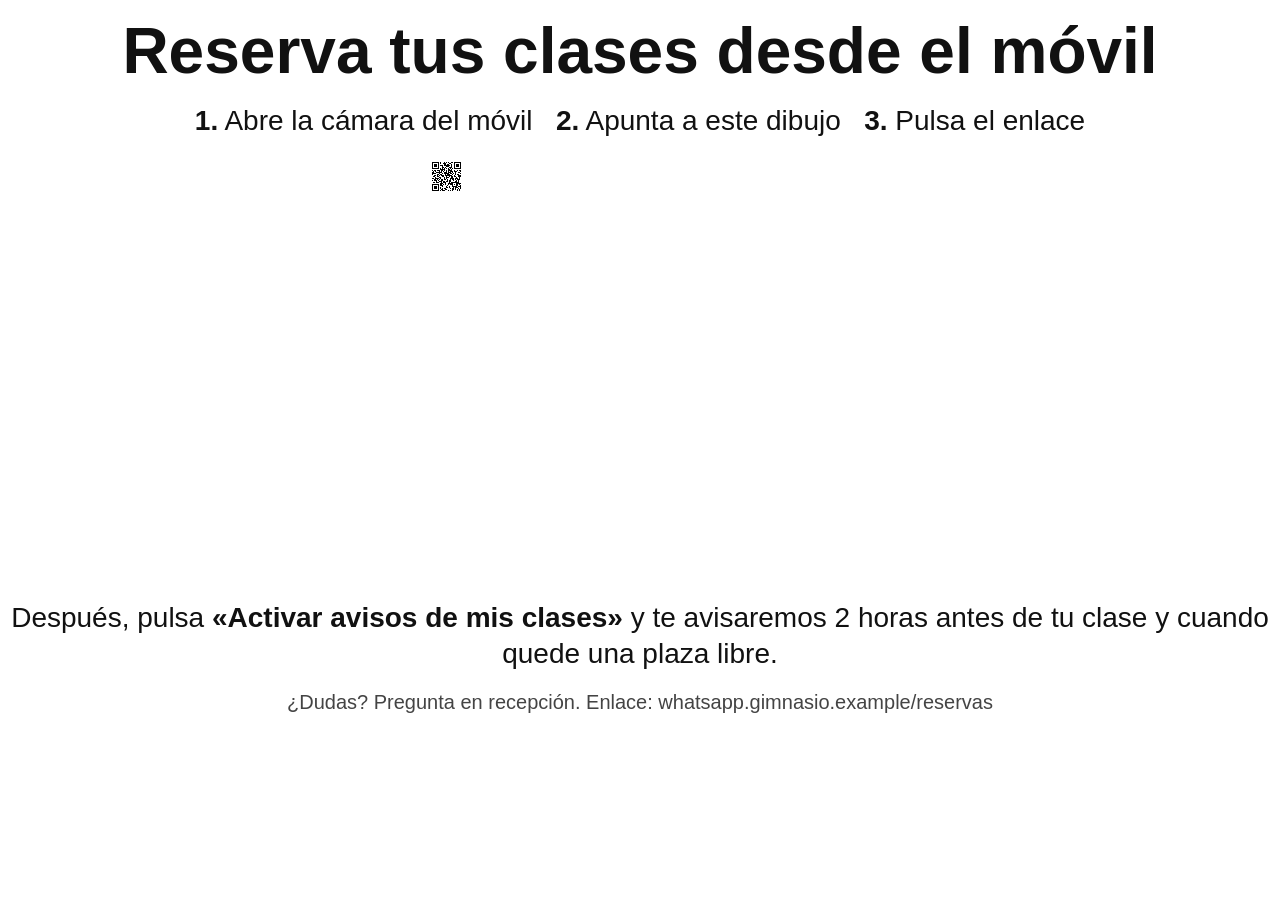
<file: docs/avisos/cartel-qr.html>
<!doctype html><html lang="es"><head><meta charset="utf-8"><title>Cartel QR · Reservas Top Fitness</title>
<style>@page{size:A4;margin:14mm}body{font:28px/1.3 Arial,Helvetica,sans-serif;text-align:center;color:#111}h1{font-size:64px;margin:10px 0}.qr{width:420px;height:420px;margin:20px auto}.qr svg{width:100%;height:100%}p{margin:10px 0}small{font-size:20px;color:#444}</style></head>
<body><h1>Reserva tus clases desde el móvil</h1>
<p><b>1.</b> Abre la cámara del móvil &nbsp; <b>2.</b> Apunta a este dibujo &nbsp; <b>3.</b> Pulsa el enlace</p>
<div class="qr"><svg xmlns="http://www.w3.org/2000/svg" width="33" height="33" class="segno"><path fill="#fff" d="M0 0h33v33h-33z"/><path class="qrline" stroke="#000" d="M2 2.5h7m1 0h1m3 0h1m1 0h1m1 0h1m2 0h2m1 0h7m-29 1h1m5 0h1m1 0h1m2 0h3m3 0h2m3 0h1m5 0h1m-29 1h1m1 0h3m1 0h1m5 0h2m1 0h2m2 0h1m2 0h1m1 0h3m1 0h1m-29 1h1m1 0h3m1 0h1m1 0h3m1 0h6m1 0h1m2 0h1m1 0h3m1 0h1m-29 1h1m1 0h3m1 0h1m3 0h1m3 0h3m2 0h1m2 0h1m1 0h3m1 0h1m-29 1h1m5 0h1m3 0h2m1 0h1m3 0h3m2 0h1m5 0h1m-29 1h7m1 0h1m1 0h1m1 0h1m1 0h1m1 0h1m1 0h1m1 0h1m1 0h7m-21 1h5m3 0h2m1 0h1m-20 1h1m1 0h2m1 0h3m1 0h2m1 0h1m1 0h1m1 0h4m2 0h1m2 0h1m1 0h2m-28 1h1m1 0h1m3 0h1m1 0h1m1 0h1m2 0h1m1 0h1m1 0h3m1 0h3m3 0h1m-29 1h2m2 0h6m2 0h3m1 0h3m1 0h1m2 0h1m2 0h2m-28 1h4m3 0h1m2 0h1m1 0h5m1 0h2m1 0h1m1 0h1m4 0h1m-29 1h1m4 0h2m1 0h2m3 0h1m1 0h3m2 0h1m2 0h1m1 0h2m-25 1h2m1 0h1m1 0h1m1 0h3m1 0h7m2 0h1m3 0h3m-28 1h2m2 0h2m3 0h2m2 0h1m2 0h1m1 0h2m1 0h2m2 0h3m-26 1h1m3 0h2m3 0h1m1 0h3m2 0h2m3 0h1m2 0h1m-28 1h2m1 0h4m1 0h1m3 0h1m1 0h1m3 0h4m1 0h3m1 0h1m-26 1h2m1 0h1m1 0h1m1 0h2m1 0h2m1 0h1m2 0h1m1 0h2m1 0h1m1 0h3m-28 1h1m1 0h3m1 0h1m2 0h2m4 0h1m1 0h2m2 0h1m2 0h1m1 0h1m-23 1h1m2 0h3m1 0h2m1 0h2m1 0h2m4 0h2m1 0h1m-26 1h2m1 0h3m2 0h1m1 0h3m3 0h1m1 0h8m-19 1h3m2 0h1m2 0h5m3 0h5m-29 1h7m1 0h2m1 0h1m1 0h1m2 0h1m1 0h3m1 0h1m1 0h2m1 0h1m-28 1h1m5 0h1m1 0h3m4 0h1m4 0h1m3 0h2m2 0h1m-29 1h1m1 0h3m1 0h1m3 0h1m3 0h1m2 0h1m2 0h5m1 0h3m-29 1h1m1 0h3m1 0h1m1 0h1m5 0h2m1 0h1m3 0h1m1 0h3m2 0h1m-29 1h1m1 0h3m1 0h1m1 0h1m1 0h1m1 0h2m4 0h1m1 0h2m1 0h1m2 0h1m1 0h1m-29 1h1m5 0h1m2 0h2m2 0h2m5 0h2m1 0h1m1 0h1m1 0h1m-28 1h7m1 0h1m1 0h3m3 0h1m1 0h1m1 0h1m4 0h1m1 0h1"/></svg></div>
<p>Después, pulsa <b>«Activar avisos de mis clases»</b> y te avisaremos 2 horas antes de tu clase y cuando quede una plaza libre.</p>
<p><small>¿Dudas? Pregunta en recepción. Enlace: whatsapp.gimnasio.example/reservas</small></p></body></html>
</file>
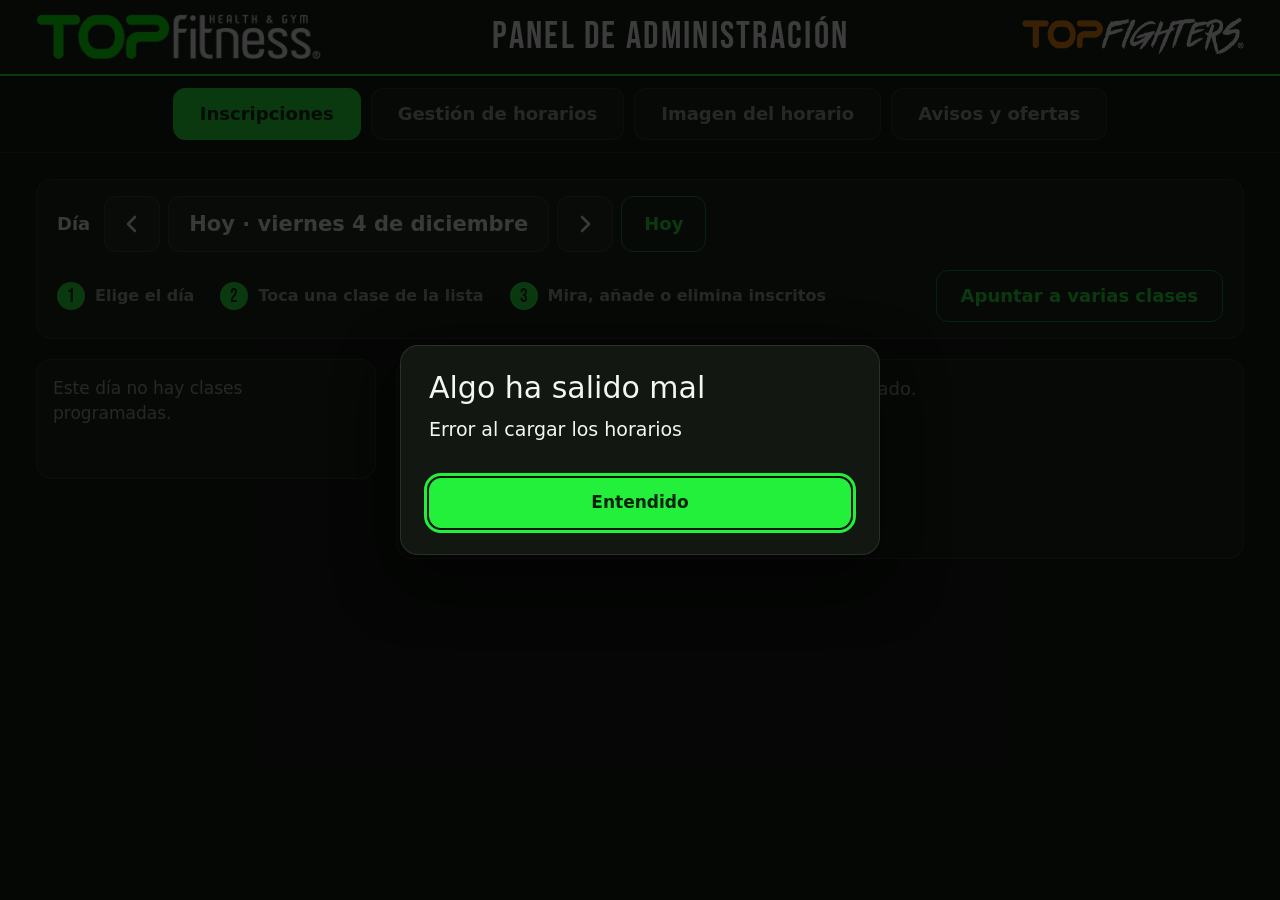
<file: web/public/admin.html>
<!DOCTYPE html>
<html lang="es">
<head>
  <meta charset="UTF-8" />
    <link rel="icon" href="icons/favicon.ico" sizes="32x32">
    <link rel="icon" type="image/png" sizes="64x64" href="icons/favicon-64.png">
    <link rel="apple-touch-icon" href="icons/apple-touch-icon.png">
    <link rel="manifest" href="manifest-admin.json">
    <meta name="apple-mobile-web-app-capable" content="yes">
    <meta name="apple-mobile-web-app-title" content="Top Fitness Admin">
    <meta name="mobile-web-app-capable" content="yes">
  <meta name="viewport" content="width=device-width, initial-scale=1.0" />
  <title>Panel de administración · Top Fitness</title>
  <meta name="theme-color" content="#0a0d0a" />
  <link rel="preload" href="fonts/BebasNeue-400.woff2" as="font" type="font/woff2" crossorigin />
  <link rel="stylesheet" href="admin.css?v=20261023-quitar-cola" />
  <link rel="stylesheet" href="admin-mobile.css?v=20261023-quitar-cola" />
</head>
<body>
  <header class="top-banner">
    <div class="logo-left">
      <img src="img/logo-tf.png" alt="Top Fitness" />
    </div>
    <h1 class="banner-text">Panel de administración</h1>
    <div class="logo-right">
      <img src="img/logo-tfighters.png" alt="Top Fighters" />
    </div>
  </header>

  <nav class="menu-superior">
    <button class="tab-button active" data-tab="inscripciones">Inscripciones</button>
    <button class="tab-button" data-tab="gestion-horarios">Gestión de horarios</button>
    <button class="tab-button" data-tab="horario-img">Imagen del horario</button>
    <a class="tab-button" href="avisos-recepcion.html" style="text-decoration:none;display:inline-flex;align-items:center">Avisos y ofertas</a>
  </nav>

  <!-- Seccion de Inscripciones -->
  <section id="inscripciones" class="tab-content active">
    <div class="calendar-container">
      <div class="cal-field">
        <span class="cal-label" id="dp-title">Día</span>
        <div class="datepick" id="datepick">
          <button type="button" class="dp-nav" id="dp-prev" aria-label="Día anterior"><svg viewBox="0 0 24 24" aria-hidden="true"><path d="M15 5l-7 7 7 7"/></svg></button>
          <button type="button" class="dp-current" id="dp-current" aria-haspopup="dialog" aria-expanded="false"><span id="dp-label">Elegir día</span></button>
          <button type="button" class="dp-nav" id="dp-next" aria-label="Día siguiente"><svg viewBox="0 0 24 24" aria-hidden="true"><path d="M9 5l7 7-7 7"/></svg></button>
          <button type="button" class="dp-today" id="dp-today">Hoy</button>
          <input type="date" id="fecha" name="fecha" class="dp-native" tabindex="-1" aria-hidden="true" />
          <div class="dp-pop" id="dp-pop" role="dialog" aria-labelledby="dp-title" hidden>
            <div class="dp-head">
              <button type="button" class="dp-nav" id="dp-mprev" aria-label="Mes anterior"><svg viewBox="0 0 24 24" aria-hidden="true"><path d="M15 5l-7 7 7 7"/></svg></button>
              <strong id="dp-month"></strong>
              <button type="button" class="dp-nav" id="dp-mnext" aria-label="Mes siguiente"><svg viewBox="0 0 24 24" aria-hidden="true"><path d="M9 5l7 7-7 7"/></svg></button>
            </div>
            <div class="dp-week" aria-hidden="true"><span>L</span><span>M</span><span>X</span><span>J</span><span>V</span><span>S</span><span>D</span></div>
            <div class="dp-grid" id="dp-grid" role="grid"></div>
          </div>
        </div>
      </div>
      <ol class="how-to">
        <li><b>1</b><span>Elige el día</span></li>
        <li><b>2</b><span>Toca una clase de la lista</span></li>
        <li><b>3</b><span>Mira, añade o elimina inscritos</span></li>
      </ol>
      <button type="button" class="btn-multi" id="btn-multi">Apuntar a varias clases</button>
    </div>

    <div class="bottom-container">
      <div id="menu" class="left-side"></div>
      <div id="inscritos" class="right-side"></div>
    </div>
  </section>

  <!-- Seccion de Gestion de Horarios -->
  <section id="gestion-horarios" class="tab-content">
    <h2>Gestión de horarios</h2>
    <p class="section-hint">Cambia lo que necesites y pulsa <b>Guardar</b> en esa fila. Si dejas «Plazas» vacío, la clase no tiene límite.</p>
    <div class="table-wrap">
    <table id="tabla-horarios">
      <thead>
        <tr>
          <th>Clase</th>
          <th>Día</th>
          <th>Hora</th>
          <th>Plazas (límite)</th>
          <th>Acciones</th>
        </tr>
      </thead>
      <tbody></tbody>
    </table>
    </div>
    <button type="button" class="btn-add" onclick="nuevoHorario()">Añadir horario</button>
  </section>

  
  <!-- Seccion Imagen del horario -->
  <section id="horario-img" class="tab-content">
    <h2>Actualizar imagen del horario</h2>
    <p class="section-hint">Esta es la imagen que se ve en la pantalla de reservas. Elige el archivo nuevo, marca la casilla de confirmación y pulsa «Subir y reemplazar». Formatos: JPG, PNG o WEBP.</p>

    <div class="upload-card">
      <div class="preview">
        <img id="preview-actual" src="img/horario.jpg" alt="Horario actual" onerror="this.style.display='none'">
        <object id="preview-pdf" data="img/horario.pdf" type="application/pdf" width="100%" height="300" style="display:none;"></object>
      </div>

      <div class="upload-controls">
        <input type="file" id="archivo-horario" accept=".jpg,.jpeg,.png,.webp">
        <label class="checkbox">
          <input type="checkbox" id="chk-confirm"> Confirmo que voy a reemplazar la imagen del horario.
        </label>
        <button id="btn-subir-horario" class="btn" disabled>Subir y reemplazar</button>
        <div id="upload-msg" class="hint"></div>
      </div>
    </div>
  </section>
<div id="modal-exito" class="modal">
    <div class="modal-content success">
      <p id="modal-mensaje"></p>
    </div>
  </div>

  <script src="admin.js?v=20261023-quitar-cola"></script>
  <script>
    document.querySelectorAll('.tab-button').forEach(btn => {
      btn.addEventListener('click', () => {
        document.querySelectorAll('.tab-button').forEach(b => b.classList.remove('active'));
        document.querySelectorAll('.tab-content').forEach(sec => sec.classList.remove('active'));

        btn.classList.add('active');
        document.getElementById(btn.dataset.tab).classList.add('active');

        if (btn.dataset.tab === 'gestion-horarios' && typeof cargarHorarios === 'function') {
          cargarHorarios();
        }
      });
    });
  </script>
  <script src="admin_enhance.js?v=20261022"></script>
  <script src="admin-ui.js?v=3"></script>
  <script src="admin-clases.js?v=20261023-quitar-cola"></script>
  <script src="admin-mobile.js?v=20261023-quitar-cola"></script>
</body>
</html>
</file>
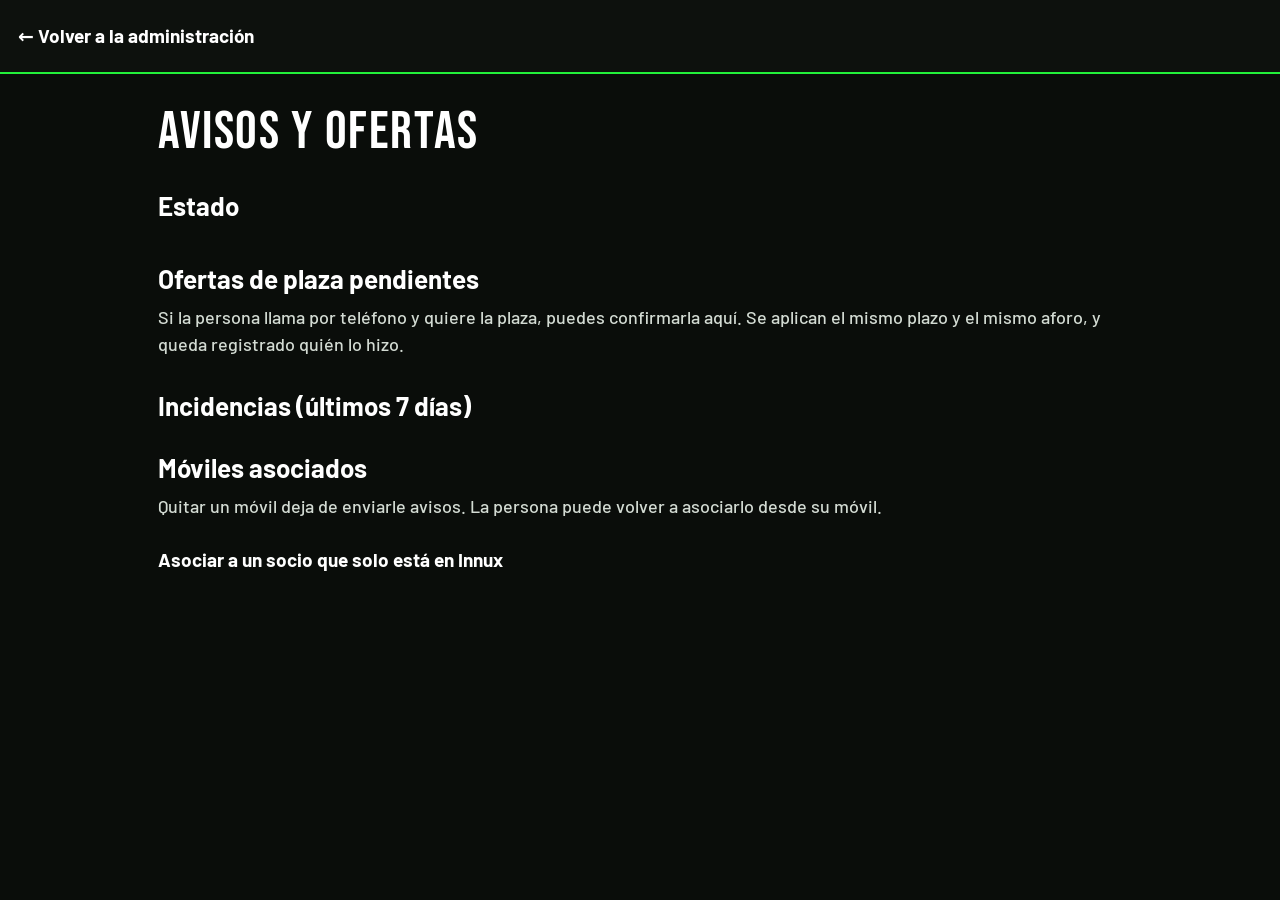
<file: web/public/avisos-recepcion.html>
<!doctype html>
<html lang="es"><head><meta charset="utf-8">
<link rel="icon" href="icons/favicon.ico" sizes="32x32">
<meta name="viewport" content="width=device-width, initial-scale=1">
<meta name="robots" content="noindex">
<title>Avisos y ofertas · Recepción · Top Fitness</title>
<link rel="stylesheet" href="avisos.css?v=2">
<style>.content{max-width:1000px}table{width:100%;border-collapse:collapse;margin:8px 0 20px}th,td{padding:10px 8px;border-bottom:1px solid var(--line);text-align:left;vertical-align:top}th{color:var(--muted);font-size:18px}td button{width:auto;min-height:48px;margin:0;padding:8px 14px;font-size:18px}.chips{display:flex;flex-wrap:wrap;gap:10px}.empty{color:var(--muted)}.warn{color:var(--orange)}.bad{color:var(--danger)}details{margin:16px 0}summary{min-height:48px;display:flex;align-items:center;font-weight:700;cursor:pointer}form.inline label{margin-top:12px}</style>
</head>
<body>
<header class="top-banner"><a href="admin.html" class="back">&larr; Volver a la administración</a></header>
<main class="content">
  <h1>Avisos y ofertas</h1>
  <p id="err" class="msg error" role="alert" hidden></p>
  <p id="msg" class="msg" role="status" aria-live="polite" hidden></p>

  <h2>Estado</h2>
  <div class="chips" id="salud" aria-live="polite"></div>

  <h2>Ofertas de plaza pendientes</h2>
  <p class="note">Si la persona llama por teléfono y quiere la plaza, puedes confirmarla aquí. Se aplican el mismo plazo y el mismo aforo, y queda registrado quién lo hizo.</p>
  <div id="ofertas"></div>

  <h2>Incidencias (últimos 7 días)</h2>
  <div id="incidencias"></div>

  <h2>Móviles asociados</h2>
  <p class="note">Quitar un móvil deja de enviarle avisos. La persona puede volver a asociarlo desde su móvil.</p>
  <div id="devices"></div>

  <details><summary>Asociar a un socio que solo está en Innux</summary>
    <p class="note">Busca al socio en Innux, copia su referencia y escribe aquí sus datos. No se crea ni se modifica nada en Innux.</p>
    <form class="inline" id="f-innux" novalidate>
      <label for="ref">Referencia de Innux (por ejemplo INNUX:1234)</label><input id="ref" required>
      <label for="nom">Nombre y apellidos</label><input id="nom" required>
      <label for="tel">Teléfono móvil</label><input id="tel" type="tel" required>
      <button type="submit" class="primary">Asociar socio</button>
    </form>
  </details>
</main>
<script src="avisos-recepcion.js?v=1" defer></script>
</body></html>
</file>
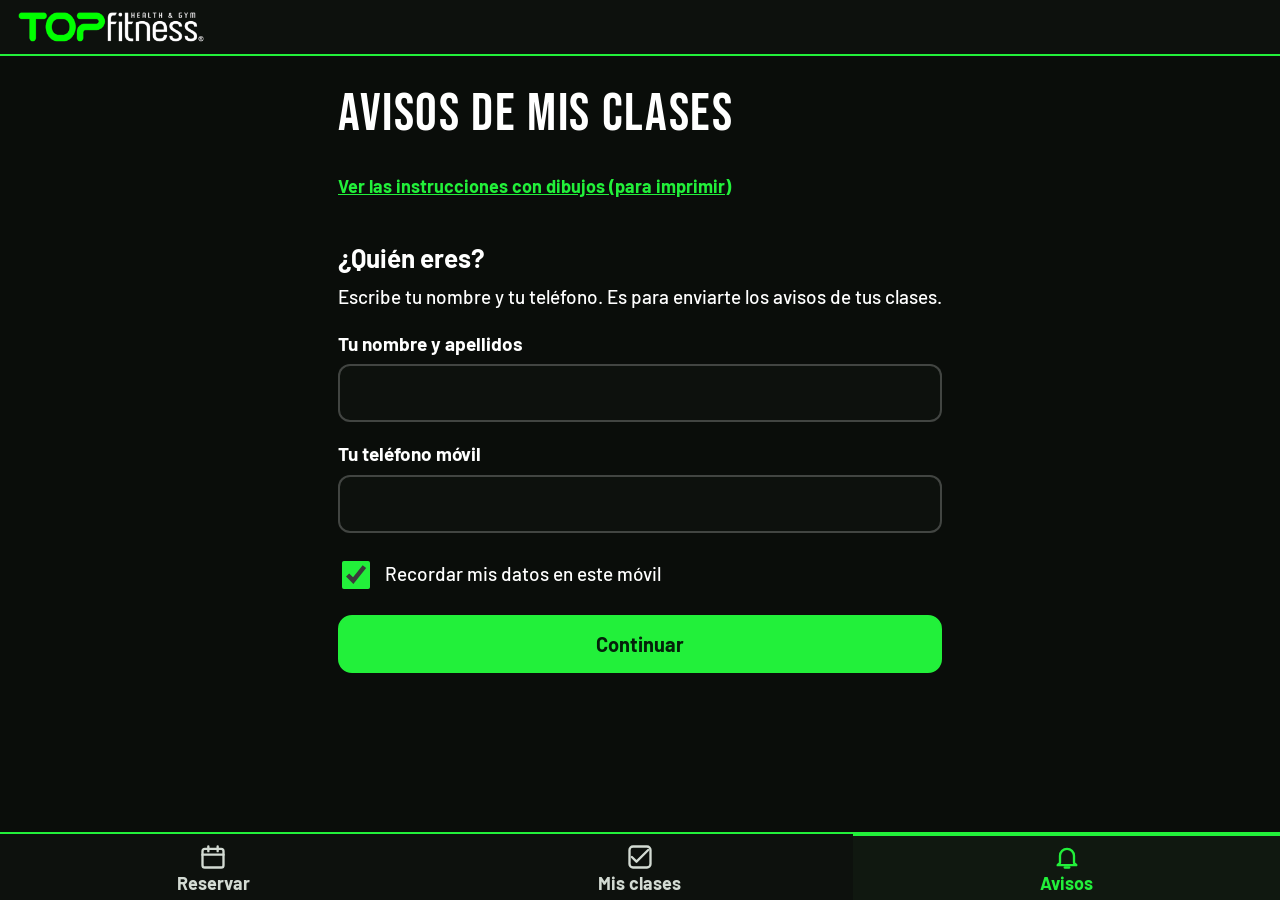
<file: web/public/avisos.html>
<!doctype html>
<html lang="es"><head><meta charset="utf-8">
<link rel="icon" href="icons/favicon.ico" sizes="32x32">
<link rel="icon" type="image/png" sizes="64x64" href="icons/favicon-64.png">
<link rel="apple-touch-icon" href="icons/apple-touch-icon.png">
<link rel="manifest" href="manifest.json">
<meta name="apple-mobile-web-app-capable" content="yes">
<meta name="apple-mobile-web-app-title" content="Top Fitness">
<meta name="mobile-web-app-capable" content="yes">
<meta name="viewport" content="width=device-width, initial-scale=1, viewport-fit=cover">
<meta name="theme-color" content="#0a0d0a">
<title>Avisos de mis clases · Top Fitness</title>
<link rel="stylesheet" href="avisos.css?v=3"><link rel="stylesheet" href="tabbar.css?v=3">
</head>
<body class="has-tabbar">
<header class="top-banner"><img src="img/logo-tf.png" alt="TopFitness" style="height:30px;display:block"></header>
<main class="content" id="main">
  <h1>Avisos de mis clases</h1>

  <p class="note"><a href="instrucciones-avisos.html" style="color:#22f03a;font-weight:700;display:inline-flex;align-items:center;min-height:48px">Ver las instrucciones con dibujos (para imprimir)</a></p>
  <p id="compartida" class="note" hidden>Esta pantalla es compartida. Aquí no se guardan datos ni se pueden activar avisos. Hazlo desde tu móvil.</p>

  <p id="msg" class="msg" role="status" aria-live="polite" hidden></p>
  <p id="err" class="msg error" role="alert" hidden></p>

  <!-- Primer acceso: quién eres -->
  <section id="s-ident" hidden aria-labelledby="t-ident">
    <h2 id="t-ident">¿Quién eres?</h2>
    <p>Escribe tu nombre y tu teléfono. Es para enviarte los avisos de tus clases.</p>
    <form id="f-ident" novalidate>
      <label for="nombre">Tu nombre y apellidos</label>
      <input id="nombre" name="nombre" autocomplete="name" autocapitalize="words" required>
      <label for="telefono">Tu teléfono móvil</label>
      <input id="telefono" name="telefono" type="tel" inputmode="tel" autocomplete="tel" required>
      <label class="check"><input type="checkbox" id="recordar" checked> <span>Recordar mis datos en este móvil</span></label>
      <button type="submit" class="primary" id="b-ident">Continuar</button>
    </form>
  </section>

  <!-- Asistente -->
  <section id="s-wiz" hidden aria-labelledby="t-wiz">
    <h2 id="t-wiz">Hola, <span id="quien"></span></h2>
    <p id="chip" class="chip" role="status"></p>

    <article class="step" id="p1" aria-labelledby="h1">
      <h3 id="h1"><span class="n" aria-hidden="true">1</span> Añadir Top Fitness al móvil</h3>
      <div class="body" id="b1"></div>
    </article>
    <article class="step" id="p2" aria-labelledby="h2">
      <h3 id="h2"><span class="n" aria-hidden="true">2</span> Activar avisos de mis clases</h3>
      <div class="body" id="b2"></div>
    </article>
    <article class="step" id="p3" aria-labelledby="h3">
      <h3 id="h3"><span class="n" aria-hidden="true">3</span> Enviar aviso de prueba</h3>
      <div class="body" id="b3"></div>
    </article>

    <section id="mis" hidden aria-labelledby="t-mis"><h2 id="t-mis">Mis últimos avisos</h2><ul id="lista"></ul>
      <p class="note">«Enviado» significa que el aviso salió hacia tu móvil. No podemos saber si lo has leído.</p></section>

    <div class="foot">
      <button type="button" class="secondary" id="b-desact" hidden>Desactivar avisos</button>
      <button type="button" class="secondary" id="b-salir">Cerrar sesión</button>
      <p class="note">Al cerrar sesión este móvil deja de recibir avisos y se olvidan tus datos aquí.</p>
    </div>
  </section>
</main>
<nav class="tabbar" aria-label="Menú principal">
<a href="./"><svg viewBox="0 0 24 24" aria-hidden="true"><rect x="3" y="5" width="18" height="16" rx="2"/><path d="M3 10h18M8 3v4M16 3v4"/></svg><span>Reservar</span></a>
<a href="mis-clases.html"><svg viewBox="0 0 24 24" aria-hidden="true"><path d="M5 12l4 4 10-10"/><rect x="3" y="3" width="18" height="18" rx="3"/></svg><span>Mis clases</span></a>
<a href="avisos.html" aria-current="page"><svg viewBox="0 0 24 24" aria-hidden="true"><path d="M6 17V11a6 6 0 0112 0v6l2 2H4z"/><path d="M10 21h4"/></svg><span>Avisos</span></a>
</nav>
<script src="avisos.js?v=2" defer></script>
</body></html>
</file>
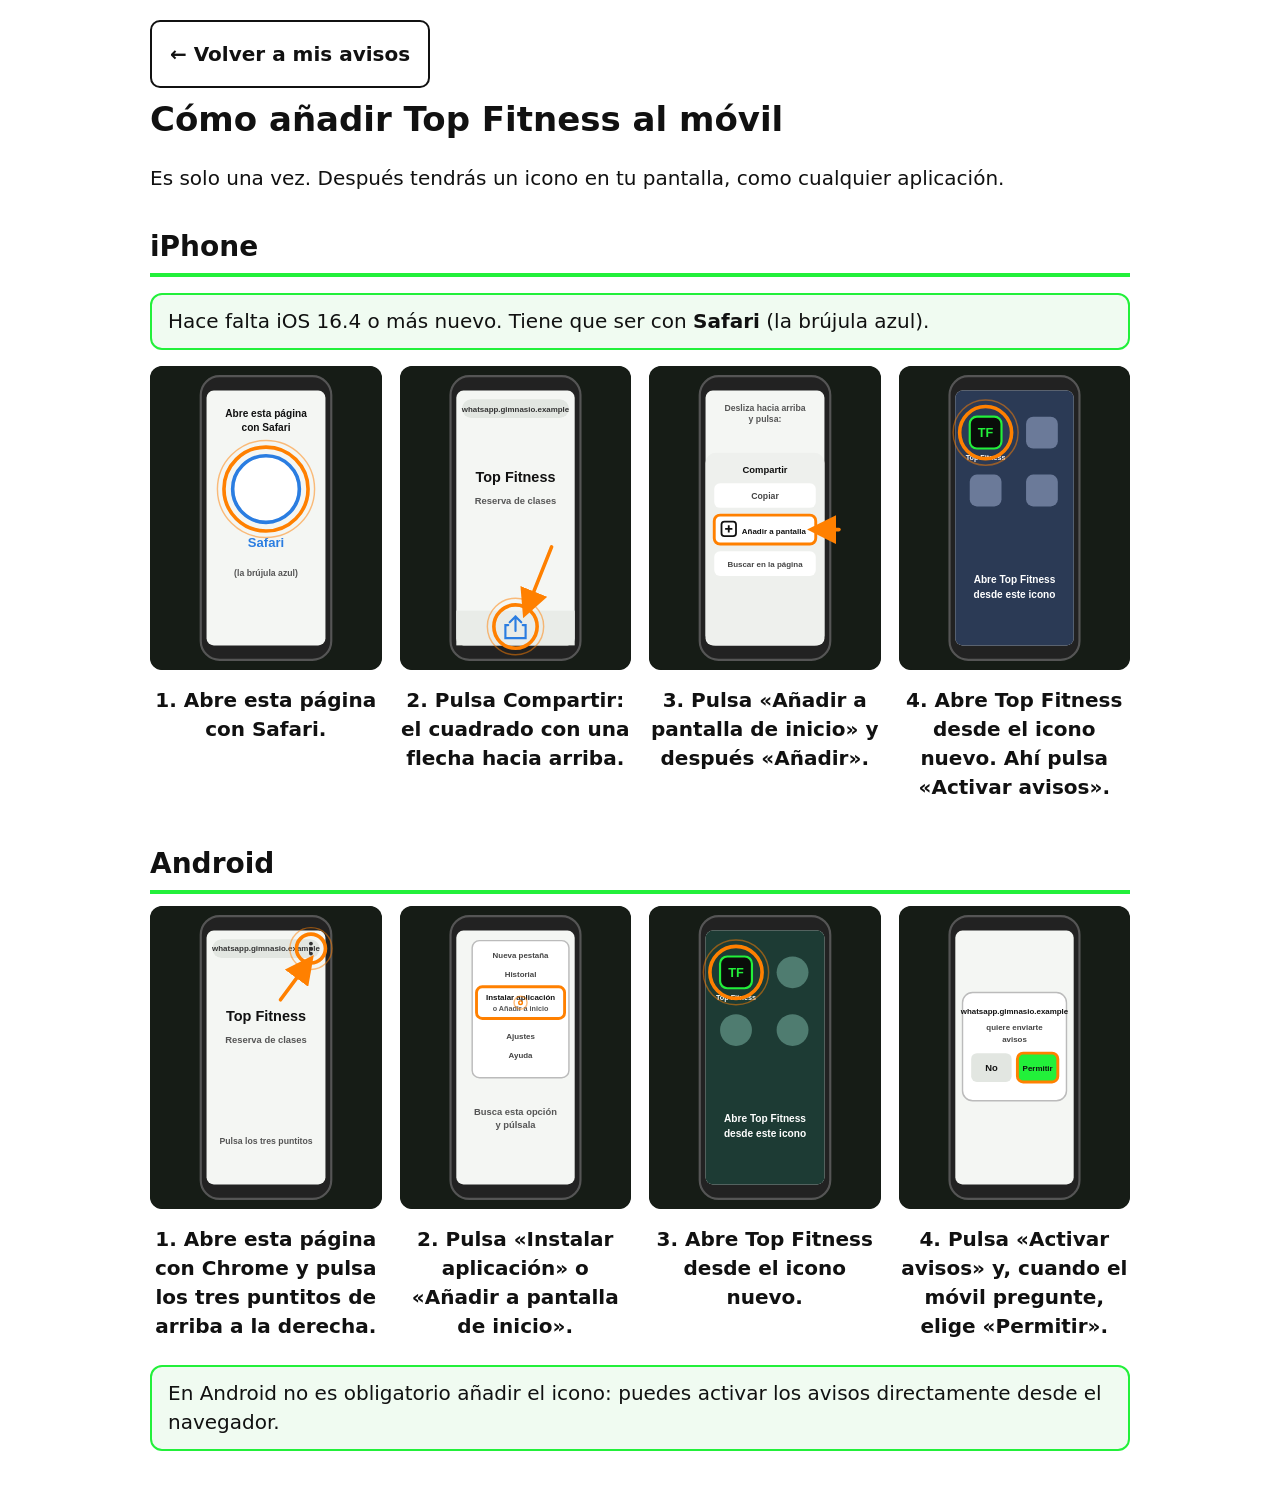
<file: web/public/instrucciones-avisos.html>
<!doctype html>
<html lang="es"><head><meta charset="utf-8"><meta name="viewport" content="width=device-width, initial-scale=1">
<title>Cómo añadir Top Fitness al móvil · Instrucciones</title>
<style>
body{font:20px/1.45 system-ui,-apple-system,'Segoe UI',Arial,sans-serif;margin:0;color:#111;background:#fff}
main{max-width:980px;margin:auto;padding:20px}
h1{font-size:34px;margin:.2em 0}h2{font-size:28px;margin:1.2em 0 .4em;border-bottom:4px solid #22f03a;padding-bottom:6px}
ol{padding:0;margin:0;display:grid;grid-template-columns:repeat(auto-fit,minmax(230px,1fr));gap:18px;list-style:none;counter-reset:p}
li{counter-increment:p;text-align:center;break-inside:avoid}li img{width:100%;max-width:260px;height:auto;border-radius:12px;background:#161c16}
li p{font-weight:700;margin:8px 0}li p::before{content:counter(p) ". "}
.nota{background:#f0fbf1;border:2px solid #22f03a;border-radius:12px;padding:12px 16px;margin:16px 0}
a.b{display:inline-flex;align-items:center;min-height:48px;padding:8px 18px;border:2px solid #111;border-radius:10px;color:#111;font-weight:700;text-decoration:none}
@media print{a.b{display:none}.nota{border-color:#999}h2{break-after:avoid}}
</style></head><body><main>
<a class="b" href="avisos.html">&larr; Volver a mis avisos</a>
<h1>Cómo añadir Top Fitness al móvil</h1>
<p>Es solo una vez. Después tendrás un icono en tu pantalla, como cualquier aplicación.</p>

<h2>iPhone</h2>
<div class="nota">Hace falta iOS 16.4 o más nuevo. Tiene que ser con <b>Safari</b> (la brújula azul).</div>
<ol>
 <li><img src="img/guia/ios-1-safari.svg" alt="Icono azul de Safari" width="260" height="342"><p>Abre esta página con Safari.</p></li>
 <li><img src="img/guia/ios-2-compartir.svg" alt="Botón Compartir abajo en el centro" width="260" height="342"><p>Pulsa Compartir: el cuadrado con una flecha hacia arriba.</p></li>
 <li><img src="img/guia/ios-3-anadir.svg" alt="Opción Añadir a pantalla de inicio" width="260" height="342"><p>Pulsa «Añadir a pantalla de inicio» y después «Añadir».</p></li>
 <li><img src="img/guia/ios-4-icono.svg" alt="Icono de Top Fitness" width="260" height="342"><p>Abre Top Fitness desde el icono nuevo. Ahí pulsa «Activar avisos».</p></li>
</ol>

<h2>Android</h2>
<ol>
 <li><img src="img/guia/android-1-menu.svg" alt="Los tres puntos del menú" width="260" height="342"><p>Abre esta página con Chrome y pulsa los tres puntitos de arriba a la derecha.</p></li>
 <li><img src="img/guia/android-2-instalar.svg" alt="Instalar aplicación" width="260" height="342"><p>Pulsa «Instalar aplicación» o «Añadir a pantalla de inicio».</p></li>
 <li><img src="img/guia/android-3-icono.svg" alt="Icono de Top Fitness" width="260" height="342"><p>Abre Top Fitness desde el icono nuevo.</p></li>
 <li><img src="img/guia/permisos.svg" alt="Ventana que pregunta si permites los avisos" width="260" height="342"><p>Pulsa «Activar avisos» y, cuando el móvil pregunte, elige «Permitir».</p></li>
</ol>
<p class="nota">En Android no es obligatorio añadir el icono: puedes activar los avisos directamente desde el navegador.</p>
</main></body></html>
</file>
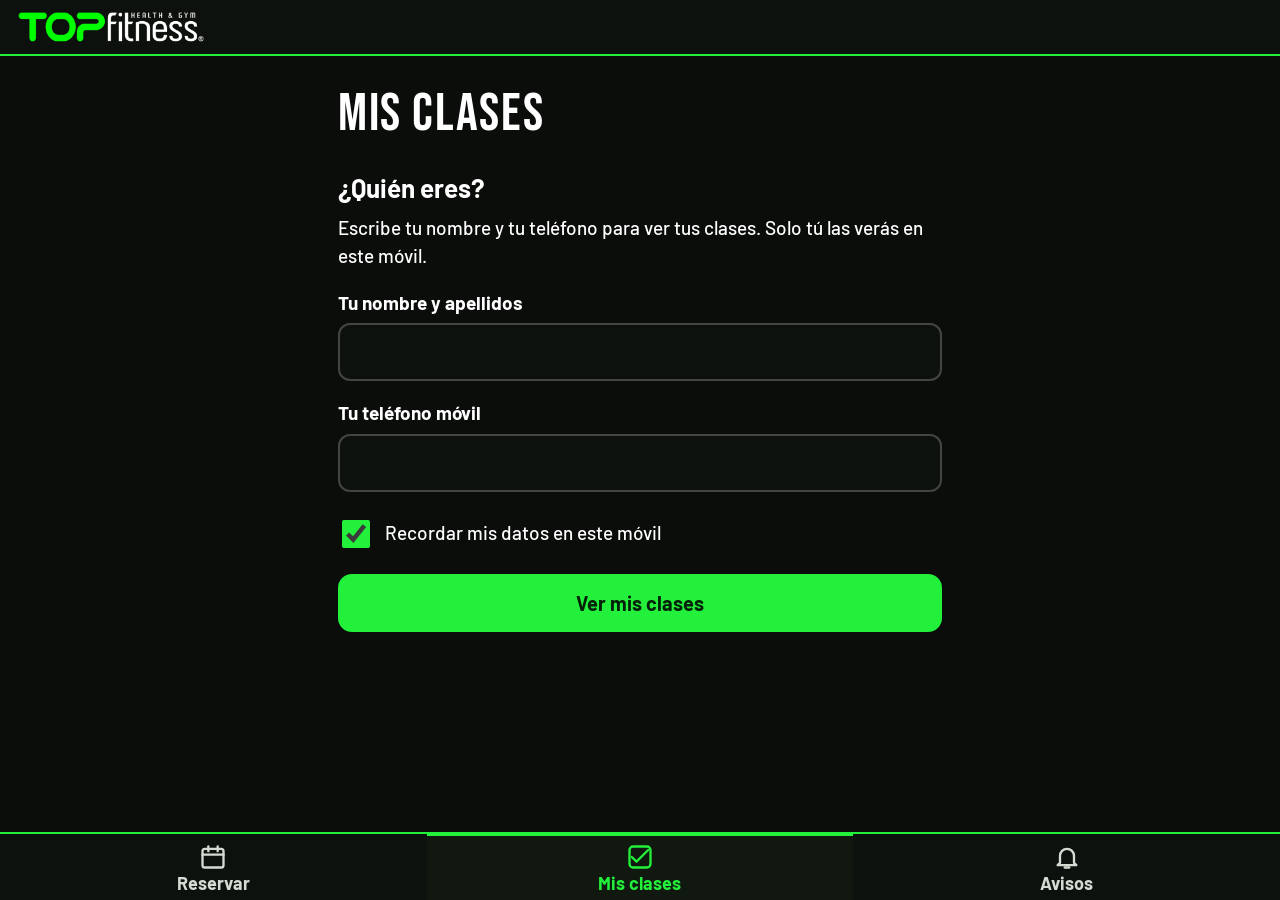
<file: web/public/mis-clases.html>
<!doctype html>
<html lang="es"><head><meta charset="utf-8">
<link rel="icon" href="icons/favicon.ico" sizes="32x32">
<link rel="apple-touch-icon" href="icons/apple-touch-icon.png">
<link rel="manifest" href="manifest.json">
<meta name="viewport" content="width=device-width, initial-scale=1, viewport-fit=cover">
<meta name="theme-color" content="#0a0d0a">
<title>Mis clases · Top Fitness</title>
<link rel="stylesheet" href="avisos.css?v=3"><link rel="stylesheet" href="tabbar.css?v=3">
<style>.clase{margin:12px 0;padding:16px;border:2px solid var(--line);border-radius:16px;background:var(--panel)}.clase h3{font-size:24px;margin:0 0 4px;display:block}.clase .cuando{font-size:22px;font-weight:700}.etq{display:inline-block;margin-top:8px;padding:6px 12px;border-radius:999px;border:2px solid var(--orange);color:var(--orange);font-weight:700}.etq.ok{border-color:var(--lime);color:var(--lime)}.etq.mal{border-color:var(--danger);color:var(--danger)}.oferta{border-color:var(--lime)}.accion{margin-top:12px}.accion button{margin-top:10px}</style>
</head>
<body class="has-tabbar">
<header class="top-banner"><img src="img/logo-tf.png" alt="TopFitness" style="height:30px;display:block"></header>
<main class="content" id="main">
  <h1>Mis clases</h1>
  <p id="err" class="msg error" role="alert" hidden></p>
  <p id="msg" class="msg" role="status" aria-live="polite" hidden></p>
  <p id="compartida" class="note" hidden>Esta pantalla es compartida y no guarda datos. Mira tus clases desde tu móvil.</p>

  <section id="s-ident" hidden aria-labelledby="t-ident">
    <h2 id="t-ident">¿Quién eres?</h2>
    <p>Escribe tu nombre y tu teléfono para ver tus clases. Solo tú las verás en este móvil.</p>
    <form id="f-ident" novalidate>
      <label for="nombre">Tu nombre y apellidos</label>
      <input id="nombre" name="nombre" autocomplete="name" autocapitalize="words" required>
      <label for="telefono">Tu teléfono móvil</label>
      <input id="telefono" name="telefono" type="tel" inputmode="tel" autocomplete="tel" required>
      <label class="check"><input type="checkbox" id="recordar" checked> <span>Recordar mis datos en este móvil</span></label>
      <button type="submit" class="primary" id="b-ident">Ver mis clases</button>
    </form>
  </section>

  <section id="s-lista" hidden>
    <p class="note">Hola, <b id="quien"></b></p>
    <h2>Tus reservas</h2>
    <div id="reservas"></div>
    <h2>Lista de espera</h2>
    <div id="espera"></div>
    <a class="avisos-link" href="./">Reservar otra clase</a>
    <p class="note" id="aviso-estado"></p>
    <p class="note">¿Falta alguna clase o hay un error? Díselo en recepción.</p>
    <button type="button" class="secondary" id="b-salir">Cerrar sesión</button>
    <p class="note">Al cerrar sesión este móvil deja de recibir avisos y se olvidan tus datos aquí.</p>
  </section>
</main>
<nav class="tabbar" aria-label="Menú principal">
<a href="./"><svg viewBox="0 0 24 24" aria-hidden="true"><rect x="3" y="5" width="18" height="16" rx="2"/><path d="M3 10h18M8 3v4M16 3v4"/></svg><span>Reservar</span></a>
<a href="mis-clases.html" aria-current="page"><svg viewBox="0 0 24 24" aria-hidden="true"><path d="M5 12l4 4 10-10"/><rect x="3" y="3" width="18" height="18" rx="3"/></svg><span>Mis clases</span></a>
<a href="avisos.html"><svg viewBox="0 0 24 24" aria-hidden="true"><path d="M6 17V11a6 6 0 0112 0v6l2 2H4z"/><path d="M10 21h4"/></svg><span>Avisos</span></a>
</nav><script src="mis-clases.js?v=3" defer></script></body></html>
</file>
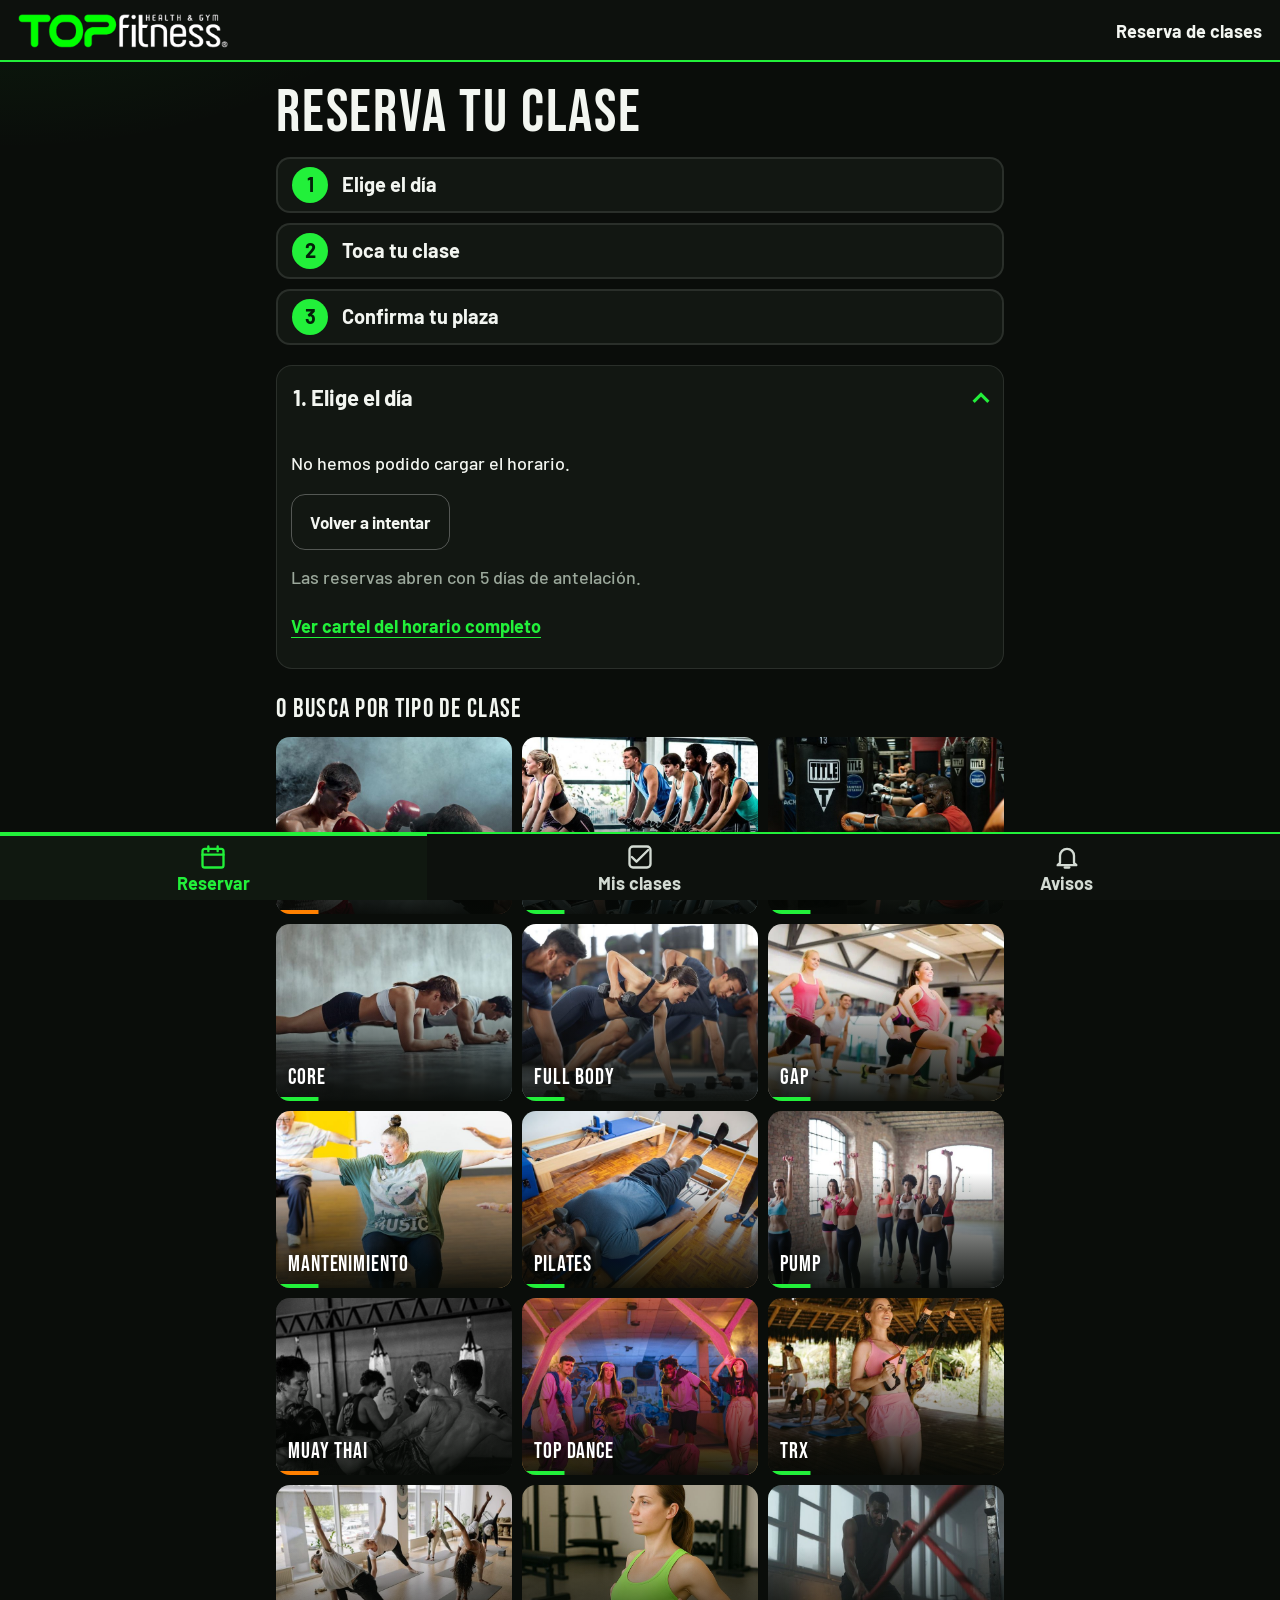
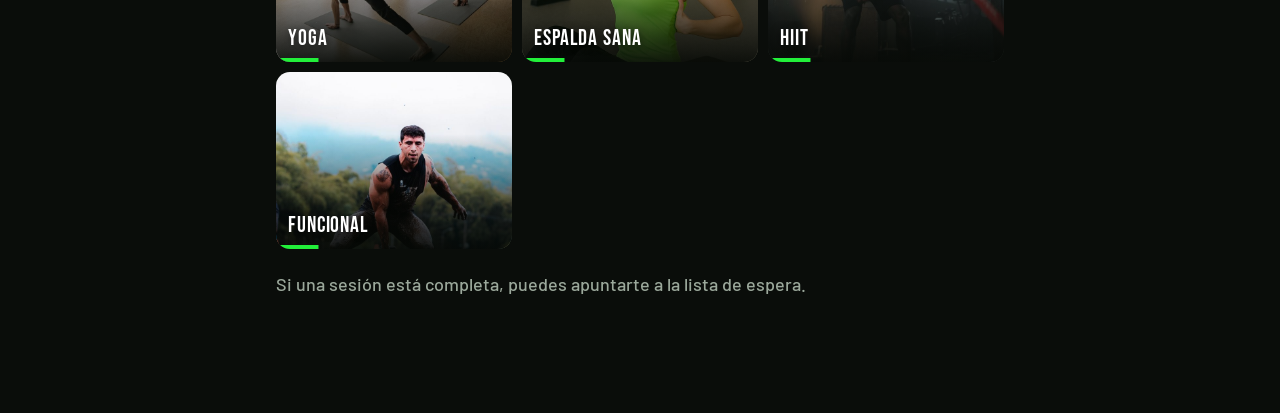
<file: web/public/mobile.html>
<!doctype html>
<html lang="es"><head><meta charset="utf-8">
    <link rel="icon" href="icons/favicon.ico" sizes="32x32">
    <link rel="icon" type="image/png" sizes="64x64" href="icons/favicon-64.png">
    <link rel="apple-touch-icon" href="icons/apple-touch-icon.png">
    <link rel="manifest" href="manifest.json">
    <meta name="apple-mobile-web-app-capable" content="yes">
    <meta name="apple-mobile-web-app-title" content="Top Fitness">
    <meta name="mobile-web-app-capable" content="yes"><meta name="viewport" content="width=device-width, initial-scale=1, viewport-fit=cover"><meta name="theme-color" content="#0a0d0a"><title>Reserva tu clase &middot; TopFitness</title><link rel="preload" href="fonts/BebasNeue-400.woff2" as="font" type="font/woff2" crossorigin><link rel="stylesheet" href="mobile.css?v=5"><link rel="stylesheet" href="tabbar.css?v=3"><link rel="stylesheet" href="mobile-v2.css?v=1"><script defer src="mobile-booking.js?v=20261022"></script><script defer src="mobile-ui.js?v=2"></script><script defer src="mobile-schedule.js?v=4"></script><script defer src="mobile-slots.js?v=3"></script></head>
<body class="has-tabbar"><header class="top-banner"><img src="img/logo-tf.png" alt="TopFitness"><span>Reserva de clases</span></header>
<main class="content"><div class="intro"><h1>Reserva tu clase</h1><ol class="pasos" aria-label="Cómo reservar"><li><b>1</b><span>Elige el día</span></li><li><b>2</b><span>Toca tu clase</span></li><li><b>3</b><span>Confirma tu plaza</span></li></ol></div>
<details class="schedule-container agenda" id="weekly-schedule" open><summary>1. Elige el d&iacute;a <span aria-hidden="true"></span></summary><div class="agenda-body"><div id="schedule-days" class="schedule-days" role="group" aria-label="Elegir d&iacute;a"></div><h3 id="schedule-date"></h3><div id="schedule-list" aria-live="polite"></div><p class="hint">Las reservas abren con 5 d&iacute;as de antelaci&oacute;n.</p><a class="schedule-poster" href="img/horario.jpg" target="_blank" rel="noopener">Ver cartel del horario completo</a></div></details>
<h2 class="section-title">O busca por tipo de clase</h2><div class="buttons-grid" id="botones">
<button class="card fighters" type="button" data-class="boxeo"><img loading="lazy" src="img/cards/boxeo.jpg" alt=""><span class="name">Boxeo</span></button>
<button class="card" type="button" data-class="ciclo"><img loading="lazy" src="img/cards/ciclo.jpg" alt=""><span class="name">Ciclo</span></button>
<button class="card" type="button" data-class="combat"><img loading="lazy" src="img/cards/combat.jpg" alt=""><span class="name">Combat</span></button>
<button class="card" type="button" data-class="core"><img loading="lazy" src="img/cards/core.jpg" alt=""><span class="name">Core</span></button>
<button class="card" type="button" data-class="full body"><img loading="lazy" src="img/cards/fullbody.jpg" alt=""><span class="name">Full Body</span></button>
<button class="card" type="button" data-class="gap"><img loading="lazy" src="img/cards/gap.jpg" alt=""><span class="name">GAP</span></button>
<button class="card" type="button" data-class="mantenimiento"><img loading="lazy" src="img/cards/mantenimiento.jpg" alt=""><span class="name">Mantenimiento</span></button>
<button class="card" type="button" data-class="pilates"><img loading="lazy" src="img/cards/pilates.jpg" alt=""><span class="name">Pilates</span></button>
<button class="card" type="button" data-class="pump"><img loading="lazy" src="img/cards/pump.jpg" alt=""><span class="name">Pump</span></button>
<button class="card fighters" type="button" data-class="THAI"><img loading="lazy" src="img/cards/muaythai.jpg" alt=""><span class="name">Muay Thai</span></button>
<button class="card" type="button" data-class="top dance"><img loading="lazy" src="img/cards/topdance.jpg" alt=""><span class="name">Top Dance</span></button>
<button class="card" type="button" data-class="trx"><img loading="lazy" src="img/cards/trx.jpg" alt=""><span class="name">TRX</span></button>
<button class="card" type="button" data-class="yoga"><img loading="lazy" src="img/cards/yoga.jpg" alt=""><span class="name">Yoga</span></button>
<button class="card" type="button" data-class="Espalda Sana"><img loading="lazy" src="img/cards/espalda-sana.jpg" alt=""><span class="name">Espalda Sana</span></button>
<button class="card" type="button" data-class="HIIT"><img loading="lazy" src="img/cards/hiit.jpg" alt=""><span class="name">HIIT</span></button>
<button class="card" type="button" data-class="funcional"><img loading="lazy" src="img/cards/funcional.jpg" alt=""><span class="name">Funcional</span></button></div><p class="footnote">Si una sesi&oacute;n est&aacute; completa, puedes apuntarte a la lista de espera.</p></main>
<div id="sheet-scrim" onclick="cancelarFormulario()"></div>
<section id="formulario" class="formulario" role="dialog" aria-modal="true" aria-labelledby="form-titulo" tabindex="-1"><div class="sheet"><header class="sheet-head"><h2 id="form-titulo">Inscripci&oacute;n</h2><button class="close-btn" type="button" onclick="cancelarFormulario()" aria-label="Cerrar reserva"><svg viewBox="0 0 24 24" aria-hidden="true"><path d="M6 6l12 12M18 6L6 18"/></svg></button></header><div class="sheet-body"><div class="fields"><label for="nombre">Nombre y apellidos</label><input id="nombre" name="nombre" autocomplete="name" maxlength="100" required><label for="telefono">Tel&eacute;fono</label><input type="tel" id="telefono" name="telefono" inputmode="tel" autocomplete="tel" maxlength="20" placeholder="Tu móvil: 9 cifras (6, 7 u 8…)" required></div><h3 class="slots-title" id="slots-title">Elige d&iacute;a y hora</h3><div id="dias-tabs" class="day-tabs" role="tablist" aria-label="D&iacute;a"></div><div id="horarios-lista" class="slots" role="radiogroup" aria-labelledby="slots-title"></div><div class="select-container"><select id="selectHorarios" aria-label="Sesiones disponibles"></select></div><div id="estado-cola" aria-live="polite"></div></div><footer class="sheet-foot"><button id="submit" class="primary" type="button" onclick="inscribirCliente()">Reservar plaza</button><button class="secondary" type="button" onclick="cancelarFormulario()">Volver</button></footer></div></section>
<div id="modal-overlay" onclick="cerrarModal()"></div><section id="modal-inscripcion" class="modal-inscripcion" role="alertdialog" aria-modal="true" aria-labelledby="textoModal" tabindex="-1" data-state="ok"><div class="modal-content"><div class="state-icon" aria-hidden="true"><svg class="i-ok" viewBox="0 0 52 52"><circle cx="26" cy="26" r="24"/><path d="M15 27l7 7 15-16"/></svg><svg class="i-wait" viewBox="0 0 52 52"><circle cx="26" cy="26" r="24"/><path d="M26 14v13l9 6"/></svg><svg class="i-error" viewBox="0 0 52 52"><circle cx="26" cy="26" r="24"/><path d="M26 15v14M26 36v1"/></svg></div><h2 id="textoModal"></h2><div id="qrContainer" style="display:none"><div id="qrCode"></div></div><button class="primary" type="button" onclick="cerrarModal()">Entendido</button></div></section><script src="recordar.js?v=1" defer></script><nav class="tabbar" aria-label="Menú principal">
<a href="./" aria-current="page"><svg viewBox="0 0 24 24" aria-hidden="true"><rect x="3" y="5" width="18" height="16" rx="2"/><path d="M3 10h18M8 3v4M16 3v4"/></svg><span>Reservar</span></a>
<a href="mis-clases.html"><svg viewBox="0 0 24 24" aria-hidden="true"><path d="M5 12l4 4 10-10"/><rect x="3" y="3" width="18" height="18" rx="3"/></svg><span>Mis clases</span></a>
<a href="avisos.html"><svg viewBox="0 0 24 24" aria-hidden="true"><path d="M6 17V11a6 6 0 0112 0v6l2 2H4z"/><path d="M10 21h4"/></svg><span>Avisos</span></a>
</nav>
</body></html>
</file>
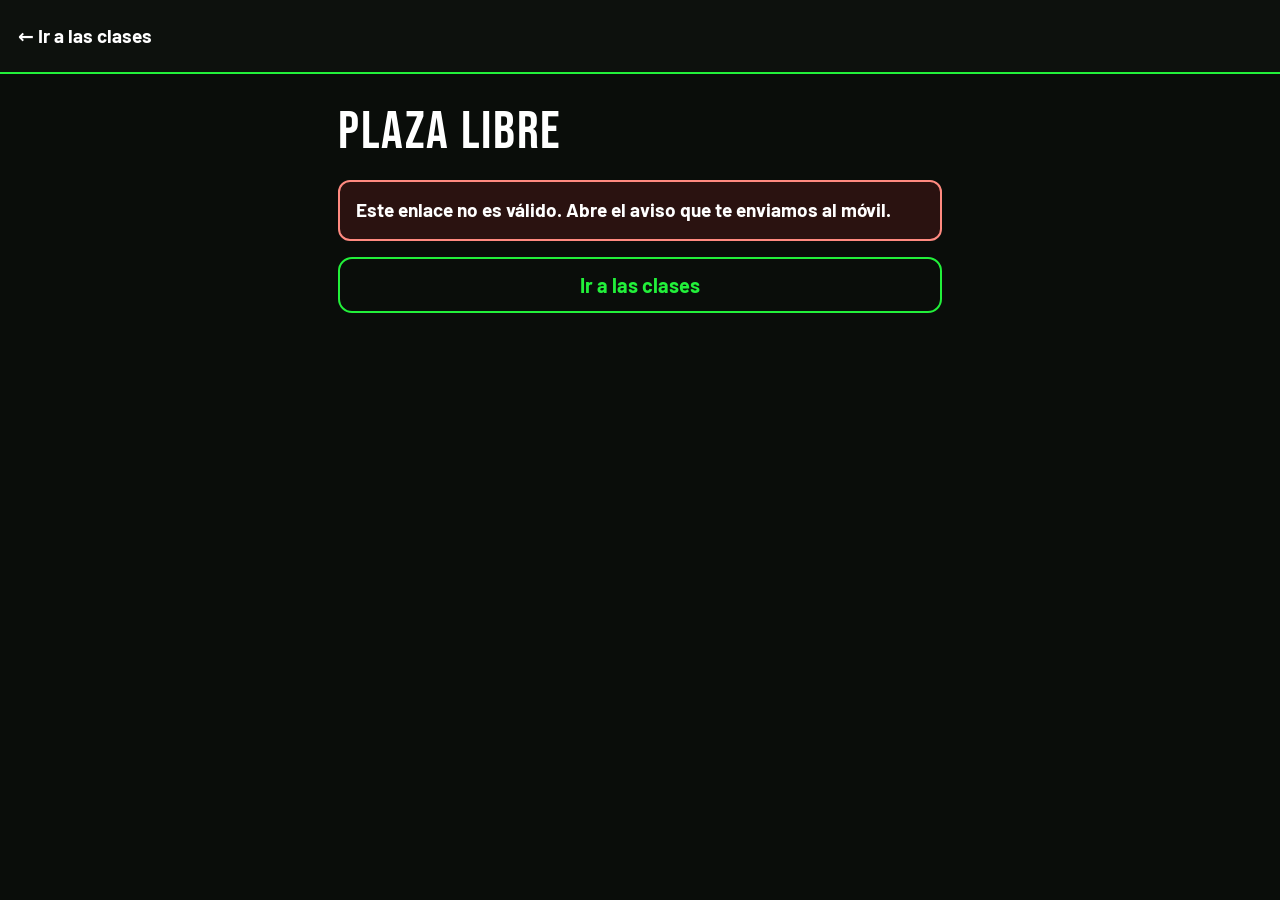
<file: web/public/oferta.html>
<!doctype html>
<html lang="es"><head><meta charset="utf-8">
<link rel="icon" href="icons/favicon.ico" sizes="32x32">
<link rel="apple-touch-icon" href="icons/apple-touch-icon.png">
<meta name="viewport" content="width=device-width, initial-scale=1, viewport-fit=cover">
<meta name="theme-color" content="#0a0d0a">
<meta name="referrer" content="no-referrer">
<title>Plaza libre · Top Fitness</title>
<link rel="stylesheet" href="avisos.css?v=1">
</head>
<body>
<header class="top-banner"><a href="./" class="back">&larr; Ir a las clases</a></header>
<main class="content" id="main">
  <h1>Plaza libre</h1>
  <p id="err" class="msg error" role="alert" hidden></p>
  <p id="msg" class="msg" role="status" aria-live="polite" hidden></p>

  <section id="oferta" hidden aria-labelledby="t-of">
    <h2 id="t-of"><span id="clase"></span></h2>
    <p class="big" id="cuando"></p>
    <p class="note" id="limite"></p>
    <p class="note">Abrir este aviso no te apunta. Tienes que pulsar el botón.</p>
    <button type="button" class="primary" id="b-ok">Aceptar plaza</button>
    <button type="button" class="secondary" id="b-no">No quiero la plaza</button>
  </section>

  <section id="seguro" hidden aria-labelledby="t-seg">
    <h2 id="t-seg">¿Seguro que no la quieres?</h2>
    <p>Saldrás de la lista de espera de esta clase. Si cambias de idea, tendrás que apuntarte otra vez al final de la lista.</p>
    <button type="button" class="primary" id="b-si">Sí, no quiero la plaza</button>
    <button type="button" class="secondary" id="b-volver">No, volver</button>
  </section>

  <section id="fin" hidden><a class="avisos-link" href="./">Ir a las clases</a></section>
</main>
<script src="oferta.js?v=2" defer></script>
</body></html>
</file>
<file: web/public/admin.css>
/* Top Fitness · panel de administración */
@font-face{font-family:'Bebas Neue';src:url('fonts/BebasNeue-400.woff2') format('woff2');font-weight:400;font-display:swap}
@font-face{font-family:'Barlow';src:url('fonts/Barlow-500.woff2') format('woff2');font-weight:500;font-display:swap}
@font-face{font-family:'Barlow';src:url('fonts/Barlow-600.woff2') format('woff2');font-weight:600;font-display:swap}
@font-face{font-family:'Barlow';src:url('fonts/Barlow-700.woff2') format('woff2');font-weight:700;font-display:swap}

:root{
  color-scheme:dark;
  --ink:#0a0d0a;--panel:#121712;--panel-2:#1a211a;--line:rgba(255,255,255,.1);--line-2:rgba(255,255,255,.06);
  --text:#f3f6f1;--muted:#9ba89b;--lime:#22f03a;--lime-ink:#04210a;--orange:#ff8000;--amber:#ffb340;--danger:#ff5a4d;
  --display:'Bebas Neue','Arial Narrow',Impact,sans-serif;
  --body:'Barlow',system-ui,-apple-system,'Segoe UI',sans-serif;
  --ease:cubic-bezier(.22,1,.36,1);
}
*{box-sizing:border-box;margin:0;padding:0}
body{min-height:100vh;display:flex;flex-direction:column;background:radial-gradient(48rem 24rem at 6% -8rem,rgba(34,240,58,.09),transparent 70%),var(--ink);color:var(--text);font-family:var(--body);font-weight:500;font-size:17px;line-height:1.45;padding-bottom:40px}
button,input,select{font:inherit;color:inherit}
button{cursor:pointer;border:0}
:focus-visible{outline:3px solid var(--lime);outline-offset:2px}
h2{font-family:var(--display);font-weight:400;font-size:34px;letter-spacing:.04em;line-height:1.05}
h3{font-size:19px;font-weight:700}

/* ---------- cabecera ---------- */
.top-banner{display:flex;align-items:center;justify-content:space-between;gap:24px;padding:14px 36px;background:#0d110d;border-bottom:2px solid var(--lime)}
.top-banner img{height:46px;width:auto;display:block}
.logo-right img{height:38px}
.banner-text{font-family:var(--display);font-weight:400;font-size:clamp(30px,3vw,44px);letter-spacing:.06em;line-height:1;color:#fff;text-align:center}

/* ---------- pestañas ---------- */
.menu-superior{position:sticky;top:0;z-index:900;display:flex;justify-content:center;gap:10px;padding:12px 24px;background:rgba(10,13,10,.96);border-bottom:1px solid var(--line)}
.tab-button{min-height:52px;padding:0 26px;border-radius:12px;border:1.5px solid var(--line);background:var(--panel);color:var(--muted);font-size:18px;font-weight:700;transition:background .2s,color .2s,border-color .2s}
.tab-button:hover{color:var(--text);border-color:rgba(255,255,255,.25)}
.tab-button.active{background:var(--lime);border-color:var(--lime);color:var(--lime-ink)}

main,.tab-content{padding:26px 36px}
.tab-content{display:none}
.tab-content.active{display:block;animation:fade .3s ease both}
.section-hint{margin:8px 0 18px;max-width:70ch;color:var(--muted);font-size:17px}
.section-hint b{color:var(--text)}

/* ---------- inscripciones ---------- */
.calendar-container{display:flex;flex-wrap:wrap;align-items:center;gap:18px 40px;margin-bottom:20px;padding:16px 20px;border-radius:16px;background:var(--panel);border:1px solid var(--line)}
.cal-field{display:flex;align-items:center;gap:14px}
.cal-label{font-weight:700;font-size:18px}
#inscripciones input[type="date"]{min-height:52px;padding:0 16px;border-radius:12px;border:1.5px solid var(--line);background:var(--panel-2);color:var(--text);font-size:19px;font-weight:600}
.how-to{display:flex;flex-wrap:wrap;gap:8px 26px;list-style:none;color:var(--muted);font-size:16px;font-weight:600}
.how-to li{display:flex;align-items:center;gap:10px}
.how-to b{display:grid;place-items:center;width:28px;height:28px;border-radius:50%;background:var(--lime);color:var(--lime-ink);font-family:var(--display);font-weight:400;font-size:19px;line-height:1}

.bottom-container{display:grid;grid-template-columns:minmax(260px,340px) minmax(0,1fr);gap:20px;align-items:start}
.left-side,.right-side{background:var(--panel);border-radius:16px;border:1px solid var(--line);padding:16px}
.left-side{max-height:calc(100vh - 290px);min-height:120px;overflow-y:auto}
.left-side:empty::before{content:'Este día no hay clases programadas.';color:var(--muted)}
.left-side button{display:block;width:100%;text-align:left;margin:0 0 8px!important;padding:14px 16px;border-radius:12px;border:1.5px solid var(--line);background:var(--panel-2);color:var(--muted);font-size:18px;font-weight:600;transition:background .15s,border-color .15s,color .15s}
.left-side button:last-child{margin-bottom:0!important}
.left-side button b{display:block;font-family:var(--display);font-weight:400;font-size:26px;letter-spacing:.05em;line-height:1.05;color:var(--text)}
.left-side button:hover{border-color:rgba(255,255,255,.28)}
.left-side button.active{background:var(--lime);border-color:var(--lime);color:var(--lime-ink)}
.left-side button.active b{color:var(--lime-ink)}

.right-side{min-height:200px}
.right-side:empty::before{content:'Toca una clase de la lista para ver quién está apuntado.';color:var(--muted);font-size:18px}
#mensaje-inscripciones{margin-bottom:14px;font-size:30px}
.tabla-container{margin-top:16px;overflow-x:auto}
.right-side table,.tabla{width:100%;border-collapse:collapse}
.right-side th,.tabla th{padding:10px 12px;text-align:left;font-size:15px;font-weight:700;color:var(--muted);border-bottom:1.5px solid var(--line)}
.right-side td,.tabla td{padding:12px;border-bottom:1px solid var(--line-2);font-size:18px}
.right-side tbody tr:hover{background:rgba(255,255,255,.03)}
/* columnas: casilla y número estrechas */
.right-side table th:nth-child(1),.right-side table td:nth-child(1){width:56px}
.right-side table th:nth-child(2),.right-side table td:nth-child(2){width:64px}
input[type="checkbox"]{width:22px;height:22px;accent-color:var(--lime);cursor:pointer}
.bulk-actions{margin-top:16px}
#cola-admin{margin-top:22px!important;padding-top:16px!important;border-top:1px solid var(--line)!important}
#cola-admin h3{font-size:22px!important;margin:0 0 10px!important;color:var(--amber)}

/* botones */
.btnAnadir,.btnAñadir,#boton-inscripciones,.btn-add{min-height:50px;padding:0 24px;border-radius:12px;background:var(--lime);color:var(--lime-ink);font-size:18px;font-weight:700;transition:transform .12s var(--ease),filter .2s}
.btnAnadir:hover,#boton-inscripciones:hover,.btn-add:hover{filter:brightness(1.08)}
.btnAnadir:active,.btn-add:active,.btn:active,.tab-button:active{transform:scale(.97)}
.btnEliminar{min-height:42px;padding:0 16px;border-radius:10px;border:1.5px solid rgba(255,90,77,.6);background:transparent;color:var(--danger);font-size:15px;font-weight:700;transition:background .15s,color .15s}
.btnEliminar:hover{background:var(--danger);color:#fff}
.btn{min-height:50px;padding:0 24px;border-radius:12px;border:1.5px solid var(--line);background:var(--panel-2);color:var(--text);font-size:17px;font-weight:700;transition:transform .12s var(--ease),filter .2s}
.btn:disabled,.btn-add:disabled{opacity:.45;cursor:not-allowed}
.btn-danger{background:var(--danger);border-color:var(--danger);color:#fff}
.btn-danger:disabled{background:transparent;color:var(--danger);border-color:rgba(255,90,77,.4)}
.btn-secondary,#noEliminar{background:transparent;border-color:rgba(255,255,255,.28)}

/* ---------- gestión de horarios ---------- */
#gestion-horarios h2{margin-bottom:0}
.table-wrap{overflow-x:auto;border-radius:16px;border:1px solid var(--line);background:var(--panel)}
#tabla-horarios{width:100%;border-collapse:collapse;min-width:760px}
#tabla-horarios th{padding:14px 12px;text-align:left;font-size:15px;font-weight:700;color:var(--muted);background:var(--panel-2);border-bottom:1.5px solid var(--line)}
#tabla-horarios td{padding:10px 12px;border-bottom:1px solid var(--line-2);vertical-align:middle}
#tabla-horarios tbody tr:last-child td{border-bottom:0}
#tabla-horarios tr.con-inscritos{background:rgba(34,240,58,.06)}
#tabla-horarios select,#tabla-horarios input{width:100%!important;min-height:46px;padding:0 12px!important;border-radius:10px!important;border:1.5px solid var(--line)!important;background:var(--panel-2);color:var(--text);font-size:17px;text-align:left!important}
#tabla-horarios input:focus,#tabla-horarios select:focus,.modal input:focus{outline:none;border-color:var(--lime)!important;box-shadow:0 0 0 3px rgba(34,240,58,.18)}
#tabla-horarios td.acciones{white-space:nowrap}
#tabla-horarios td button{min-height:44px;padding:0 18px;border-radius:10px;font-size:16px;font-weight:700;margin-right:6px;background:var(--lime);color:var(--lime-ink);transition:filter .2s}
#tabla-horarios td.acciones button:nth-child(2){background:transparent;border:1.5px solid rgba(255,90,77,.6);color:var(--danger)}
#tabla-horarios td.acciones button:nth-child(2):hover{background:var(--danger);color:#fff}
#tabla-horarios td button:hover{filter:brightness(1.08)}
.badge-inscritos{display:inline-block;min-width:28px;margin-left:8px;padding:1px 9px;border-radius:999px;background:rgba(34,240,58,.18);border:1px solid rgba(34,240,58,.5);color:var(--lime);font-size:15px;font-weight:700;text-align:center}
.btn-add{margin-top:18px}

/* ---------- imagen del horario ---------- */
.upload-card{display:grid;grid-template-columns:minmax(0,1.3fr) minmax(0,1fr);gap:22px;align-items:start;margin-top:6px;padding:20px;border-radius:16px;background:var(--panel);border:1px solid var(--line)}
.upload-card .preview{display:flex;align-items:center;justify-content:center;min-height:260px;padding:8px;background:#fff;border-radius:12px;overflow:hidden}
.upload-card .preview img{max-width:100%;height:auto;display:block}
.upload-controls{display:flex;flex-direction:column;gap:16px}
.upload-controls input[type="file"]{padding:14px;border-radius:12px;border:1.5px dashed rgba(255,255,255,.3);background:var(--panel-2);font-size:16px}
.upload-controls input[type="file"]::file-selector-button{margin-right:14px;min-height:42px;padding:0 16px;border:0;border-radius:10px;background:var(--lime);color:var(--lime-ink);font-weight:700;cursor:pointer}
.upload-controls .checkbox{display:flex;align-items:center;gap:12px;color:var(--text);font-size:17px}
.upload-controls .hint{min-height:1.4em;font-size:17px;color:var(--lime);font-weight:600}
#btn-subir-horario{min-height:56px;background:var(--lime);border-color:var(--lime);color:var(--lime-ink);font-size:19px}
#btn-subir-horario:disabled{background:var(--panel-2);border-color:var(--line);color:var(--muted)}

/* ---------- ventanas emergentes ---------- */
.modal{position:fixed;inset:0;z-index:2000;display:flex;align-items:center;justify-content:center;padding:16px;background:rgba(4,6,4,.78)}
.modal-content{width:min(480px,100%);padding:26px 28px;border-radius:18px;background:var(--panel);border:1px solid var(--line);text-align:left;box-shadow:0 24px 60px rgba(0,0,0,.6);animation:pop .3s var(--ease) both}
.modal-content h2{font-size:30px;margin-bottom:12px}
.modal-content p{color:var(--muted);margin-bottom:6px}
.modal-content label{display:block;margin:14px 0 6px;font-weight:700;color:var(--muted);font-size:16px}
.modal-content input{width:100%;min-height:52px;padding:0 14px;border-radius:12px;border:1.5px solid var(--line);background:var(--panel-2);color:var(--text);font-size:19px}
.modal-content>div[style]{display:flex;gap:10px;margin-top:20px!important}
#guardarInscripcion{flex:1;min-height:52px;border-radius:12px;background:var(--lime);color:var(--lime-ink);font-size:18px;font-weight:700}
#cancelarInscripcion{min-height:52px;padding:0 22px;border-radius:12px;background:transparent;border:1.5px solid rgba(255,255,255,.28);font-size:18px;font-weight:700}
.modal-buttons{display:flex;gap:12px;margin-top:20px}
.modal-buttons .btn{flex:1}
.modal-error>button{margin-top:16px;min-height:50px;padding:0 24px;border-radius:12px;background:var(--lime);color:var(--lime-ink);font-weight:700}
#modal-exito{display:none;position:fixed;inset:0;z-index:3000;align-items:center;justify-content:center;background:rgba(4,6,4,.7)}
#modal-exito .modal-content{width:auto;max-width:90vw;padding:22px 32px;border-top:4px solid var(--lime);text-align:center}
#modal-exito .modal-content p{margin:0;color:var(--text);font-size:22px;font-weight:700}

::-webkit-scrollbar{width:10px;height:10px}
::-webkit-scrollbar-thumb{background:rgba(255,255,255,.2);border-radius:10px}
::-webkit-scrollbar-track{background:transparent}

@keyframes fade{from{opacity:0}to{opacity:1}}
@keyframes pop{from{opacity:0;transform:translateY(10px) scale(.97)}to{opacity:1;transform:none}}
@media(prefers-reduced-motion:reduce){*,*::before,*::after{animation-duration:.01ms!important;transition-duration:.01ms!important}}

@media(max-width:1000px){
  .upload-card{grid-template-columns:1fr}
  .bottom-container{grid-template-columns:1fr}
  .left-side{max-height:300px}
}
@media(max-width:700px){
  .top-banner{padding:12px 16px}.top-banner img{height:34px}.logo-right{display:none}
  .banner-text{font-size:28px;text-align:left}
  .menu-superior{padding:10px 12px;overflow-x:auto;justify-content:flex-start}
  .tab-button{padding:0 18px;white-space:nowrap}
  main,.tab-content{padding:18px 14px}
}

/* ---------- calendario propio ---------- */
.datepick{position:relative;display:flex;align-items:center;gap:8px}
.dp-native{position:absolute!important;width:1px!important;height:1px!important;opacity:0!important;pointer-events:none!important;overflow:hidden}
.dp-nav{display:grid;place-items:center;flex:0 0 auto;width:56px;height:56px;border-radius:12px;border:1.5px solid var(--line);background:var(--panel-2);color:var(--text);transition:background .15s,border-color .15s,transform .12s var(--ease)}
.dp-nav svg{width:24px;height:24px;fill:none;stroke:currentColor;stroke-width:2.6;stroke-linecap:round;stroke-linejoin:round}
.dp-nav:hover{border-color:rgba(255,255,255,.3)}
.dp-nav:active{transform:scale(.93)}
.dp-current{min-width:290px;min-height:56px;padding:0 20px;border-radius:12px;border:1.5px solid var(--line);background:var(--panel-2);color:var(--text);font-size:21px;font-weight:700;text-align:center;transition:border-color .15s}
.dp-current span::first-letter{text-transform:uppercase}
.dp-current:hover,.dp-current[aria-expanded="true"]{border-color:var(--lime)}
.dp-today{min-height:56px;padding:0 22px;border-radius:12px;border:1.5px solid rgba(34,240,58,.55);background:transparent;color:var(--lime);font-size:18px;font-weight:700;transition:background .15s,color .15s}
.dp-today:hover{background:var(--lime);color:var(--lime-ink)}
.dp-pop{position:absolute;top:calc(100% + 10px);left:0;z-index:1500;width:min(430px,calc(100vw - 28px));padding:16px;border-radius:18px;background:var(--panel);border:1px solid var(--line);box-shadow:0 24px 60px rgba(0,0,0,.65);animation:pop .22s var(--ease) both}
.dp-pop[hidden]{display:none}
.dp-head{display:flex;align-items:center;justify-content:space-between;gap:10px;margin-bottom:12px}
.dp-head strong{font-family:var(--display);font-weight:400;font-size:30px;letter-spacing:.05em;text-transform:capitalize}
.dp-week,.dp-grid{display:grid;grid-template-columns:repeat(7,1fr);gap:6px}
.dp-week span{text-align:center;font-size:15px;font-weight:700;color:var(--muted);padding-bottom:4px}
.dp-day{height:54px;border-radius:12px;border:1.5px solid transparent;background:var(--panel-2);color:var(--text);font-size:21px;font-weight:700;transition:background .12s,transform .12s var(--ease)}
.dp-day:hover{background:#26302a}
.dp-day:active{transform:scale(.93)}
.dp-day.is-today{border-color:rgba(34,240,58,.6)}
.dp-day.is-selected{background:var(--lime);border-color:var(--lime);color:var(--lime-ink)}

.btn-primary{background:var(--lime);border-color:var(--lime);color:var(--lime-ink)}
.aviso-texto{white-space:pre-line;font-size:19px;color:var(--text)!important;margin:4px 0 18px!important}
.modal-error .btn{width:100%}

@media(max-width:700px){
  .cal-field{flex-direction:column;align-items:flex-start;width:100%}
  .datepick{flex-wrap:wrap;width:100%}
  .dp-current{flex:1 1 0;min-width:0}
  .dp-nav{width:52px;height:52px}
}

/* ---------- cancelar clase / apuntar a varias ---------- */
.btn-multi{margin-left:auto;min-height:52px;padding:0 24px;border-radius:12px;border:1.5px solid rgba(34,240,58,.55);background:transparent;color:var(--lime);font-size:18px;font-weight:700;transition:background .15s,color .15s}
.btn-multi:hover{background:var(--lime);color:var(--lime-ink)}
.btn-cancelar-clase{margin-left:10px;min-height:50px;padding:0 20px;border-radius:12px;border:1.5px solid rgba(255,90,77,.6);background:transparent;color:var(--danger);font-size:18px;font-weight:700;transition:background .15s,color .15s}
.btn-cancelar-clase:hover{background:var(--danger);color:#fff}
#boton-inscripciones:disabled{opacity:.4;cursor:not-allowed}
.left-side button.cancelada{opacity:.75;border-color:rgba(255,90,77,.45)}
.left-side button.cancelada b{text-decoration:line-through;text-decoration-color:var(--danger)}
.left-side button.cancelada.active{background:rgba(255,90,77,.18);color:var(--text);border-color:var(--danger)}
.left-side button.cancelada.active b{color:var(--text)}
.tag-cancelada{display:inline-block;margin-left:10px;padding:1px 10px;border-radius:999px;background:var(--danger);color:#fff;font-size:14px;font-weight:700;vertical-align:middle}
.clase-estado.cancelada{display:flex;flex-wrap:wrap;align-items:center;justify-content:space-between;gap:12px 20px;margin:0 0 14px;padding:14px 18px;border-radius:14px;background:rgba(255,90,77,.12);border:1.5px solid rgba(255,90,77,.55)}
.ce-texto{display:flex;flex-direction:column;gap:2px;flex:1 1 300px}
.ce-texto strong{font-size:20px;color:var(--danger)}
.ce-texto span{color:var(--text);font-size:17px}
.cc-clase{font-family:var(--display);font-size:26px;letter-spacing:.05em;color:var(--text)!important}
.cc-aviso{padding:10px 14px;border-radius:10px;background:var(--panel-2);color:var(--text)!important}

.modal-content.modal-wide{width:min(960px,100%);max-height:92vh;overflow-y:auto}
.multi-campos{display:grid;grid-template-columns:1fr 1fr;gap:14px}
.multi-campos label,.multi-filtro label{margin-top:4px}
.multi-filtro{display:flex;align-items:center;gap:12px;margin:16px 0 4px}
.multi-filtro label{margin:0}
.multi-filtro select{min-height:48px;padding:0 14px;border-radius:12px;border:1.5px solid var(--line);background:var(--panel-2);color:var(--text);font-size:18px}
.multi-dias{margin-top:6px}
.multi-dia{padding:14px 0;border-top:1px solid var(--line-2)}
.multi-dia h3{display:flex;align-items:center;justify-content:space-between;gap:12px;margin-bottom:10px;font-size:20px}
.multi-todas{min-height:40px;padding:0 14px;border-radius:10px;border:1.5px solid var(--line);background:transparent;color:var(--muted);font-size:15px;font-weight:700}
.multi-todas:hover{color:var(--text);border-color:rgba(255,255,255,.3)}
.multi-grid{display:grid;grid-template-columns:repeat(auto-fill,minmax(170px,1fr));gap:8px}
.multi-sesion{display:flex;flex-direction:column;align-items:flex-start;gap:0;min-height:64px;padding:8px 14px;border-radius:12px;border:1.5px solid var(--line);background:var(--panel-2);color:var(--text);text-align:left;transition:background .12s,border-color .12s}
.multi-sesion strong{font-family:var(--display);font-weight:400;font-size:23px;letter-spacing:.05em;line-height:1.05}
.multi-sesion span{font-size:15px;color:var(--muted);font-weight:600}
.multi-sesion[aria-pressed="true"]{background:rgba(34,240,58,.14);border-color:var(--lime);box-shadow:inset 0 0 0 1.5px var(--lime)}
.multi-sesion[aria-pressed="true"] span{color:var(--lime)}
.multi-sesion.is-cancelada{opacity:.45;cursor:not-allowed}
.multi-sesion.is-cancelada span{color:var(--danger)}
.multi-pie{position:sticky;bottom:-26px;margin-top:16px;padding:14px 0 0;background:var(--panel)}
.multi-pie .btn-primary{flex:1}
.multi-resultados{list-style:none;margin:10px 0 20px}
.multi-resultados li{display:flex;flex-wrap:wrap;justify-content:space-between;gap:4px 16px;padding:10px 0;border-bottom:1px solid var(--line-2);font-size:18px}
.multi-resultados .res-clase{font-weight:600}
.multi-resultados .res-ok strong{color:var(--lime)}
.multi-resultados .res-espera strong{color:var(--amber)}
.multi-resultados .res-info strong{color:var(--muted)}
.multi-resultados .res-error strong{color:var(--danger)}
.modal-wide>.btn-primary{width:100%}
@media(max-width:700px){.multi-campos{grid-template-columns:1fr}.btn-multi{margin-left:0;width:100%}.btn-cancelar-clase{margin:10px 0 0;width:100%}}

/* Controles comunes con Centro, Altas y Caja. */
body,button,input,select,textarea{font-family:system-ui,-apple-system,"Segoe UI",sans-serif}
button,input,select,textarea{border-radius:8px;clip-path:none}
h1,h2,h3,.top-banner{font-family:system-ui,-apple-system,"Segoe UI",sans-serif;letter-spacing:0}
button{min-height:44px}input,select{min-height:42px}
</file>
<file: web/public/admin-mobile.css>
/* Panel de administración · vista móvil (≤ 700 px): clases visibles sin scroll interno y sin desbordes */
@media (max-width:700px){
  html,body{overflow-x:hidden}
  .top-banner{padding:10px 14px;gap:10px}
  .top-banner img{height:30px}
  .banner-text{font-size:20px;letter-spacing:.05em;min-width:0;text-align:right;flex:1}
  .menu-superior{padding:8px 10px;gap:8px}
  .tab-button{min-height:44px;padding:0 16px;font-size:16px}
  main,.tab-content{padding:12px 10px}
  .calendar-container{padding:12px;gap:12px;margin-bottom:12px}
  .how-to{display:none}
  .cal-field{gap:6px}
  .cal-label{font-size:13px;text-transform:uppercase;letter-spacing:.08em}
  .datepick{flex-wrap:nowrap;gap:6px}
  .dp-nav{width:46px;height:46px;flex:0 0 46px}
  .dp-current{min-height:46px;font-size:17px;padding:0 8px;line-height:1.1}
  .dp-today{min-height:46px;padding:0 14px;font-size:16px;flex:0 0 auto}
  .btn-multi{min-height:46px;font-size:16px}
  .bottom-container{gap:12px}
  .left-side{max-height:none;overflow:visible;padding:10px;display:grid;grid-template-columns:1fr 1fr;gap:8px}
  .left-side:empty::before{grid-column:1/-1}
  .left-side button{margin:0!important;padding:10px 12px;font-size:15px;line-height:1.25;display:flex;flex-direction:column;gap:2px;min-height:68px}
  .left-side button:last-child{margin-bottom:0!important}
  .left-side button b{font-size:22px}
  .right-side{padding:10px;overflow-x:auto}
  .right-side td,.right-side th{padding:9px 8px;font-size:16px}
  .right-side td button,.right-side td .btn{padding:0 10px;min-height:38px;font-size:13px;white-space:nowrap}
  .right-side table{min-width:0}
  .tag-cancelada{margin-left:0;margin-top:2px;font-size:12px;align-self:flex-start}
}
</file>
<file: web/public/avisos.css>
/* Top Fitness · avisos (móvil). Texto ≥18 px, botones ≥56 px, contraste alto, foco visible. */
@font-face{font-family:'Barlow';src:url('fonts/Barlow-500.woff2') format('woff2');font-weight:500;font-display:swap}
@font-face{font-family:'Barlow';src:url('fonts/Barlow-700.woff2') format('woff2');font-weight:700;font-display:swap}
@font-face{font-family:'Bebas Neue';src:url('fonts/BebasNeue-400.woff2') format('woff2');font-weight:400;font-display:swap}
:root{color-scheme:dark;--ink:#0a0d0a;--panel:#121712;--line:rgba(255,255,255,.22);--text:#fff;--muted:#d3dbd3;--lime:#22f03a;--lime-ink:#04210a;--orange:#ffb340;--danger:#ff8a80;--body:'Barlow',system-ui,-apple-system,'Segoe UI',sans-serif;--display:'Bebas Neue','Arial Narrow',Impact,sans-serif}
*{box-sizing:border-box}
[hidden]{display:none!important}
html{-webkit-text-size-adjust:100%}
body{margin:0;background:var(--ink);color:var(--text);font-family:var(--body);font-weight:500;font-size:19px;line-height:1.5;-webkit-tap-highlight-color:transparent}
button,input{font:inherit}
:focus-visible{outline:4px solid var(--lime);outline-offset:3px}
.top-banner{padding:12px max(18px,env(safe-area-inset-right)) 12px max(18px,env(safe-area-inset-left));border-bottom:2px solid var(--lime);background:#0d110d}
.back{display:inline-flex;align-items:center;min-height:48px;color:var(--text);font-weight:700;text-decoration:none}
.content{max-width:640px;margin:auto;padding:20px 18px max(40px,env(safe-area-inset-bottom))}
h1{font-family:var(--display);font-weight:400;font-size:clamp(40px,11vw,54px);line-height:1;letter-spacing:.03em;margin:.2em 0 .4em}
h2{font-size:26px;line-height:1.2;margin:1.2em 0 .4em}
h3{font-size:22px;line-height:1.25;margin:0;display:flex;gap:12px;align-items:center}
p{margin:.5em 0}
.note{color:var(--muted);font-size:18px}
label{display:block;font-weight:700;margin:18px 0 6px}
input[type=text],input[type=tel],input:not([type]){width:100%;min-height:56px;padding:12px 14px;border:2px solid var(--line);border-radius:12px;background:#0d110d;color:var(--text);font-size:20px}
.check{display:flex;gap:12px;align-items:center;min-height:48px;font-weight:500}
.check input{width:28px;height:28px;accent-color:var(--lime)}
button{display:flex;align-items:center;justify-content:center;width:100%;min-height:56px;padding:12px 18px;border-radius:14px;border:2px solid var(--line);background:transparent;color:var(--text);font-size:20px;font-weight:700;cursor:pointer;touch-action:manipulation}
button.primary{margin-top:16px;border-color:var(--lime);background:var(--lime);color:var(--lime-ink)}
button.secondary{margin-top:12px}
button:disabled{opacity:.6;cursor:wait}
.msg{margin:14px 0;padding:14px 16px;border:2px solid var(--lime);border-radius:12px;background:#0f1a10;font-weight:700}
.msg.error{border-color:var(--danger);background:#2a1210}
.chip{display:inline-block;margin:6px 0 14px;padding:10px 16px;border-radius:999px;border:2px solid var(--line);font-weight:700;font-size:20px}
.chip.ok{border-color:var(--lime);color:var(--lime)}
.chip.warn{border-color:var(--orange);color:var(--orange)}
.step{margin:14px 0;padding:16px;border:2px solid var(--line);border-radius:16px;background:var(--panel)}
.step.current{border-color:var(--lime)}
.step.done h3{color:var(--lime)}
.step.later{opacity:.75}
.n{display:inline-flex;align-items:center;justify-content:center;flex:none;width:38px;height:38px;border-radius:50%;background:var(--lime);color:var(--lime-ink);font-weight:700}
.step.later .n{background:#3a423a;color:#fff}
.body{margin-top:10px}
.guia{display:grid;gap:18px;margin:14px 0;padding:0;list-style:none;counter-reset:g}
.guia li{counter-increment:g}
.guia figure{margin:0;text-align:center}
.guia img{width:min(100%,280px);height:auto;border-radius:14px}
.guia figcaption{margin-top:8px;font-weight:700;font-size:20px}
.guia figcaption::before{content:counter(g) ". "}
ul#lista{padding:0;list-style:none}
ul#lista li{padding:12px 0;border-bottom:1px solid var(--line)}
.foot{margin-top:28px}
@media (prefers-reduced-motion:no-preference){.step{transition:border-color .2s}}
.big{font-size:26px;font-weight:700;margin:.3em 0}
.avisos-link{display:flex;align-items:center;justify-content:center;min-height:56px;margin-top:16px;padding:10px 16px;border:2px solid var(--lime);border-radius:14px;color:var(--lime);font-size:20px;font-weight:700;text-decoration:none}
</file>
<file: web/public/tabbar.css>
/* Menú inferior común (Reservar · Mis clases · Avisos). Botones ≥ 64 px, texto 18 px, contraste alto. */
body.has-tabbar{padding-bottom:calc(84px + env(safe-area-inset-bottom))}
:root{--tabbar-h:calc(68px + env(safe-area-inset-bottom,0px))}
/* La hoja de reserva y la ventana de confirmación se apoyan SOBRE el menú inferior, para que sus botones queden libres. */
body.has-tabbar .formulario,body.has-tabbar .modal-inscripcion{bottom:var(--tabbar-h)}
body.has-tabbar .formulario,body.has-tabbar .formulario .sheet{max-height:calc(100dvh - var(--tabbar-h) - 12px)}
body.has-tabbar .modal-inscripcion{max-height:calc(100dvh - var(--tabbar-h) - 12px);overflow-y:auto}
.tabbar{position:fixed;left:0;right:0;bottom:0;z-index:50;display:grid;grid-template-columns:repeat(3,1fr);background:#0d110d;border-top:2px solid #22f03a;padding-bottom:env(safe-area-inset-bottom)}
.tabbar a{display:flex;flex-direction:column;align-items:center;justify-content:center;gap:2px;min-height:68px;padding:6px 4px;color:#d3dbd3;font:700 18px/1.15 'Barlow',system-ui,-apple-system,'Segoe UI',sans-serif;text-decoration:none;border-top:4px solid transparent;margin-top:-2px}
.tabbar a svg{width:28px;height:28px;fill:none;stroke:currentColor;stroke-width:2;stroke-linecap:round;stroke-linejoin:round}
.tabbar a[aria-current="page"]{color:#22f03a;border-top-color:#22f03a;background:#101810}
.tabbar a:focus-visible{outline:4px solid #22f03a;outline-offset:-4px}
</file>
<file: web/public/mobile.css>
/* Top Fitness · reservas (móvil) */
@font-face{font-family:'Bebas Neue';src:url('fonts/BebasNeue-400.woff2') format('woff2');font-weight:400;font-display:swap}
@font-face{font-family:'Barlow';src:url('fonts/Barlow-500.woff2') format('woff2');font-weight:500;font-display:swap}
@font-face{font-family:'Barlow';src:url('fonts/Barlow-600.woff2') format('woff2');font-weight:600;font-display:swap}
@font-face{font-family:'Barlow';src:url('fonts/Barlow-700.woff2') format('woff2');font-weight:700;font-display:swap}

:root{
  color-scheme:dark;
  --ink:#0a0d0a;--panel:#121712;--panel-2:#1a211a;--line:rgba(255,255,255,.1);
  --text:#f3f6f1;--muted:#9ba89b;--lime:#22f03a;--lime-ink:#04210a;--orange:#ff8000;--amber:#ffb340;--danger:#ff5a4d;
  --display:'Bebas Neue','Arial Narrow',Impact,sans-serif;
  --body:'Barlow',system-ui,-apple-system,'Segoe UI',sans-serif;
  --ease:cubic-bezier(.22,1,.36,1);
}
*{box-sizing:border-box}
[hidden]{display:none!important}
html{-webkit-text-size-adjust:100%}
body{margin:0;background:radial-gradient(40rem 22rem at 0 -6rem,rgba(34,240,58,.1),transparent 70%),var(--ink);color:var(--text);font-family:var(--body);font-weight:500;font-size:16px;line-height:1.45;-webkit-tap-highlight-color:transparent}
button,input,select{font:inherit}
button,a,input,select,summary{touch-action:manipulation}
button{cursor:pointer}
:focus-visible{outline:3px solid var(--lime);outline-offset:3px}

/* ---------- cabecera ---------- */
.top-banner{display:flex;align-items:center;justify-content:space-between;gap:16px;padding:14px max(18px,env(safe-area-inset-right)) 12px max(18px,env(safe-area-inset-left));border-bottom:2px solid var(--lime);background:#0d110d}
.top-banner img{height:30px;width:auto;display:block}
.top-banner span{font-size:13px;font-weight:600;color:var(--muted)}

/* banner de sesión iniciada (lo inserta sso.js) */
body>aside[aria-live]{padding:12px 18px!important;background:#121712!important;border-bottom:1px solid var(--line)!important;font-size:14px;font-weight:600;line-height:1.35}
body>aside[aria-live] span{display:block}
body>aside[aria-live] div{display:flex!important;gap:10px!important;padding-top:10px!important}
body>aside[aria-live] button{flex:1;min-height:44px;border:1px solid rgba(255,255,255,.25);border-radius:10px;background:transparent;color:var(--text);font-size:14px;font-weight:600}
dialog{max-width:calc(100% - 28px)!important;border-radius:16px!important}
dialog::backdrop{background:rgba(4,6,4,.78)}

.content{max-width:760px;margin:auto;padding:22px 16px max(32px,env(safe-area-inset-bottom))}

/* ---------- presentación ---------- */
.intro{animation:rise .6s var(--ease) both}
h1{font-family:var(--display);font-weight:400;font-size:clamp(40px,12vw,58px);line-height:.98;letter-spacing:.03em;margin:0 0 10px}
.intro p{margin:0;color:var(--muted);font-size:15px}

/* ---------- horario por días (lo primero que se usa) ---------- */
.schedule-container{margin:20px 0 6px;border:1px solid var(--line);border-radius:16px;background:var(--panel);overflow:hidden}
.schedule-container summary{display:flex;align-items:center;justify-content:space-between;min-height:56px;padding:0 16px;font-size:17px;font-weight:700;cursor:pointer;list-style:none}
.schedule-container summary::-webkit-details-marker{display:none}
.schedule-container summary span{width:12px;height:12px;border-right:3px solid var(--lime);border-bottom:3px solid var(--lime);transform:rotate(45deg) translate(-3px,-3px);transition:transform .25s var(--ease)}
.schedule-container[open] summary span{transform:rotate(-135deg) translate(-2px,-2px)}
.agenda-body{padding:0 14px 16px}
.schedule-days{display:grid;grid-template-columns:repeat(7,minmax(0,1fr));gap:5px;margin:2px 0 18px}
.schedule-days button{display:flex;flex-direction:column;align-items:center;justify-content:center;gap:2px;min-height:62px;padding:6px 0;background:var(--panel-2);border:1px solid var(--line);border-radius:12px;color:var(--muted);transition:transform .12s var(--ease)}
.schedule-days button:active{transform:scale(.95)}
.schedule-days span{font-size:12px;font-weight:600;text-transform:capitalize}
.schedule-days strong{font-family:var(--display);font-weight:400;font-size:24px;line-height:1;letter-spacing:.03em;color:var(--text)}
.schedule-days button[aria-pressed=true]{background:var(--lime);border-color:var(--lime);color:var(--lime-ink)}
.schedule-days button[aria-pressed=true] strong{color:var(--lime-ink)}
#schedule-date{font-size:15px;font-weight:600;color:var(--muted);margin:0 0 6px}#schedule-date::first-letter{text-transform:uppercase}
.session-row{position:relative;display:grid;grid-template-columns:minmax(0,1fr) auto;gap:2px 12px;align-items:center;padding:14px 0 14px 14px;border-top:1px solid var(--line)}
.session-row::before{content:'';position:absolute;left:0;top:14px;bottom:14px;width:4px;border-radius:4px;background:var(--lime)}
.session-row.fighters::before{background:var(--orange)}
.session-hour{font-size:15px;font-weight:600;color:var(--muted);font-variant-numeric:tabular-nums}
.session-row strong{grid-column:1;grid-row:2;font-family:var(--display);font-weight:400;font-size:26px;line-height:1;letter-spacing:.04em;text-transform:uppercase;overflow-wrap:anywhere}
.session-row button{grid-column:2;grid-row:1/3;min-width:104px;min-height:48px;padding:0 16px;border:0;border-radius:12px;background:var(--lime);color:var(--lime-ink);font-size:15px;font-weight:700;transition:transform .12s var(--ease)}
.session-row button:active{transform:scale(.96)}
.session-row button:disabled{background:transparent;border:1px solid var(--line);color:var(--muted);font-weight:500}
.schedule-empty{font-size:15px;color:var(--muted);padding:14px 0}
.agenda-body .hint{margin:14px 0 0;font-size:13px;color:var(--muted)}
.schedule-poster{display:inline-block;margin-top:10px;color:var(--lime);font-size:14px;font-weight:600;text-underline-offset:4px}

/* ---------- clases ---------- */
.section-title{font-family:var(--display);font-weight:400;font-size:30px;letter-spacing:.05em;line-height:1;margin:28px 0 14px}
.buttons-grid{display:grid;grid-template-columns:repeat(2,minmax(0,1fr));gap:10px}
.card{position:relative;overflow:hidden;display:block;aspect-ratio:4/3;padding:0;border:0;border-radius:14px;background:var(--panel-2);color:#fff;text-align:left;isolation:isolate;transition:transform .15s var(--ease)}
.card img{position:absolute;inset:0;width:100%;height:100%;object-fit:cover;z-index:-2}
.card::before{content:'';position:absolute;inset:0;z-index:-1;background:linear-gradient(to top,rgba(6,9,6,.92),rgba(6,9,6,.4) 40%,rgba(6,9,6,0) 65%)}
.card::after{content:'';position:absolute;left:0;right:0;bottom:0;height:4px;background:var(--lime);transform-origin:left;transform:scaleX(.18)}
.card.fighters::after{background:var(--orange)}
.card .name{position:absolute;left:12px;right:10px;bottom:12px;font-family:var(--display);font-size:clamp(22px,6.4vw,28px);line-height:.95;letter-spacing:.04em;text-transform:uppercase;overflow-wrap:anywhere;text-shadow:0 1px 8px rgba(0,0,0,.6)}
.card:active{transform:scale(.96)}
.footnote{margin:22px 0 0;color:var(--muted);font-size:14px}

/* ---------- panel de reserva (desde abajo, al alcance del pulgar) ---------- */
#sheet-scrim{display:none;position:fixed;inset:0;z-index:25;background:rgba(4,6,4,.72)}
body.dialog-open{overflow:hidden}
body.dialog-open #sheet-scrim{display:block;animation:fade .25s ease both}
.formulario,.modal-inscripcion{display:none;position:fixed;left:0;right:0;bottom:0;background:var(--panel);overscroll-behavior:contain}
.formulario{z-index:30;max-height:92dvh;border-top:2px solid var(--lime);border-radius:22px 22px 0 0;overflow:hidden;animation:sheet-up .38s var(--ease) both;box-shadow:0 -14px 40px rgba(0,0,0,.5)}
.sheet{display:flex;flex-direction:column;max-height:92dvh}
.sheet-head{position:relative;flex:0 0 auto;min-height:104px;padding:16px 70px 12px 18px;display:flex;align-items:flex-end;background:linear-gradient(to top,var(--panel) 3%,rgba(18,23,18,.5) 70%,rgba(18,23,18,.25)),var(--sheet-img,none) center 40%/cover no-repeat,var(--panel-2)}
.formulario h2{margin:0;font-size:15px;font-weight:600;color:var(--lime);line-height:1.1}
.formulario h2 strong{display:block;margin-top:2px;font-family:var(--display);font-weight:400;font-size:44px;line-height:.95;letter-spacing:.04em;color:#fff;text-shadow:0 2px 10px rgba(0,0,0,.6)}
.close-btn{position:absolute;top:12px;right:12px;display:grid;place-items:center;width:44px;height:44px;padding:0;border-radius:50%;border:1px solid rgba(255,255,255,.25);background:rgba(10,13,10,.7);color:#fff}
.close-btn svg{width:20px;height:20px;fill:none;stroke:currentColor;stroke-width:2.4;stroke-linecap:round}
.sheet-body{flex:1 1 auto;min-height:0;overflow-y:auto;overscroll-behavior:contain;padding:4px 18px 12px}
.formulario label{display:block;font-size:14px;font-weight:600;color:var(--muted);margin:12px 0 6px}
.formulario input{width:100%;min-height:54px;padding:0 14px;border:1.5px solid var(--line);border-radius:12px;background:var(--panel-2);color:#fff;font-size:17px;font-weight:600}
.formulario input:focus{outline:none;border-color:var(--lime);box-shadow:0 0 0 3px rgba(34,240,58,.18)}
.slots-title{margin:18px 0 10px;font-family:var(--display);font-weight:400;font-size:26px;letter-spacing:.05em;line-height:1}
.day-tabs{display:flex;gap:6px;overflow-x:auto;scrollbar-width:none;padding-bottom:2px}
.day-tabs::-webkit-scrollbar{display:none}
.day-tabs:empty{display:none}
.day-tab{flex:1 0 56px;min-height:58px;padding:4px 2px;display:flex;flex-direction:column;align-items:center;justify-content:center;border:1.5px solid var(--line);border-radius:12px;background:var(--panel-2);color:#fff;transition:transform .12s var(--ease)}
.day-tab:active{transform:scale(.95)}
.day-tab .d1{font-size:12px;font-weight:600;color:var(--muted)}
.day-tab .d2{font-family:var(--display);font-size:24px;line-height:1;letter-spacing:.04em}
.day-tab[aria-selected=true]{background:var(--lime);border-color:var(--lime);color:var(--lime-ink)}
.day-tab[aria-selected=true] .d1{color:var(--lime-ink)}
.slots{margin-top:10px}
.slot-grid{display:grid;grid-template-columns:repeat(2,minmax(0,1fr));gap:8px}
.slot{position:relative;min-height:66px;padding:8px 12px;display:flex;flex-direction:column;justify-content:center;gap:2px;text-align:left;border:1.5px solid var(--line);border-radius:12px;background:var(--panel-2);color:#fff;transition:transform .12s var(--ease)}
.slot:active{transform:scale(.97)}
.slot .t{font-family:var(--display);font-size:26px;line-height:1;letter-spacing:.04em;font-variant-numeric:tabular-nums}
.slot .t i{font-style:normal;color:var(--muted);font-size:18px}
.slot .s{font-size:13px;font-weight:600;color:var(--lime)}
.slot.full .s{color:var(--amber)}
.slot[aria-checked=true]{border-color:var(--lime);background:rgba(34,240,58,.12);box-shadow:inset 0 0 0 1.5px var(--lime)}
.slot.full[aria-checked=true]{border-color:var(--amber);background:rgba(255,179,64,.1);box-shadow:inset 0 0 0 1.5px var(--amber)}
.slot[aria-checked=true]::after{content:'';position:absolute;top:9px;right:10px;width:20px;height:20px;border-radius:50%;background:var(--lime) url("data:image/svg+xml,%3Csvg xmlns='http://www.w3.org/2000/svg' viewBox='0 0 24 24' fill='none' stroke='%2304210a' stroke-width='3.4' stroke-linecap='round' stroke-linejoin='round'%3E%3Cpath d='M6 12.5l4 4 8-9'/%3E%3C/svg%3E") center/70% no-repeat}
.slot.full[aria-checked=true]::after{background-color:var(--amber)}
.slots-empty{margin:6px 0;color:var(--muted);font-size:16px}
.slot-skeleton{height:66px;border-radius:12px;background:linear-gradient(100deg,var(--panel-2) 30%,#26302a 50%,var(--panel-2) 70%) 0 0/220% 100%;animation:shimmer 1.3s linear infinite}
body.has-slots .select-container{position:absolute;width:1px;height:1px;overflow:hidden;clip:rect(0 0 0 0)}
.select-container select{width:100%;min-height:54px;border:1.5px solid var(--line);border-radius:12px;background:var(--panel-2);color:#fff;padding:0 12px;font-size:16px}
#estado-cola:empty{display:none}
#estado-cola{margin-top:12px;padding:10px 12px;border-left:4px solid var(--amber);border-radius:8px;background:rgba(255,179,64,.12);color:var(--amber);font-size:14px;font-weight:600}
.sheet-foot{flex:0 0 auto;display:grid;grid-template-columns:1fr auto;gap:10px;padding:12px 18px max(16px,env(safe-area-inset-bottom));border-top:1px solid var(--line);background:var(--panel)}
.primary,.secondary{min-height:56px;padding:0 18px;border-radius:14px;font-size:17px;font-weight:700;transition:transform .12s var(--ease)}
.primary{background:var(--lime);color:var(--lime-ink);border:0}
.primary.waitlist{background:var(--amber);color:#2b1b00}
.secondary{background:transparent;color:var(--text);border:1.5px solid rgba(255,255,255,.28)}
.primary:active,.secondary:active{transform:scale(.97)}
button:disabled{opacity:.5;cursor:wait}

/* ---------- confirmación ---------- */
#modal-overlay{display:none;position:fixed;inset:0;background:rgba(4,6,4,.78);z-index:40}
.modal-inscripcion{z-index:50;border-top:4px solid var(--state,var(--lime));border-radius:22px 22px 0 0;padding:28px 22px max(22px,env(safe-area-inset-bottom));text-align:center;animation:sheet-up .38s var(--ease) both;box-shadow:0 -14px 40px rgba(0,0,0,.5);max-height:90dvh;overflow-y:auto;--state:var(--lime)}
.modal-inscripcion[data-state=wait]{--state:var(--amber)}
.modal-inscripcion[data-state=error]{--state:var(--danger)}
.state-icon{width:76px;height:76px;margin:0 auto 12px}
.state-icon svg{display:none;width:100%;height:100%;fill:none;stroke:var(--state);stroke-width:2.6;stroke-linecap:round;stroke-linejoin:round}
.modal-inscripcion[data-state=ok] .i-ok,.modal-inscripcion[data-state=wait] .i-wait,.modal-inscripcion[data-state=error] .i-error{display:block}
.state-icon circle{stroke-dasharray:151;stroke-dashoffset:151;animation:draw .6s var(--ease) .05s forwards}
.state-icon path{stroke-dasharray:60;stroke-dashoffset:60;animation:draw .45s var(--ease) .4s forwards}
#textoModal{margin:0 0 18px;font-size:17px;font-weight:500;line-height:1.4;color:#cfd8cf;overflow-wrap:anywhere}
#textoModal strong{display:block;margin-bottom:6px;font-family:var(--display);font-weight:400;font-size:38px;line-height:1;letter-spacing:.04em;color:#fff}
#textoModal small{display:block;font-size:16px;font-weight:600;color:var(--state)}
.modal-inscripcion .primary{width:100%}
.calendar-link{display:block;margin:0 0 14px;padding:14px;border:1.5px solid var(--lime);border-radius:12px;color:var(--lime);font-weight:700;text-decoration:none}

@keyframes rise{from{opacity:0;transform:translateY(14px)}to{opacity:1;transform:none}}
@keyframes fade{from{opacity:0}to{opacity:1}}
@keyframes sheet-up{from{transform:translateY(100%)}to{transform:none}}
@keyframes draw{to{stroke-dashoffset:0}}
@keyframes shimmer{to{background-position:-220% 0}}
@media(prefers-reduced-motion:reduce){*,*::before,*::after{animation-duration:.01ms!important;transition-duration:.01ms!important}}

/* tablets y móviles grandes en horizontal */
@media(min-width:600px){
  .buttons-grid{grid-template-columns:repeat(3,minmax(0,1fr))}
  .formulario,.modal-inscripcion{left:50%;right:auto;width:560px;transform:translateX(-50%);animation-name:sheet-up-c}
  .slot-grid{grid-template-columns:repeat(3,minmax(0,1fr))}
}
@keyframes sheet-up-c{from{transform:translate(-50%,100%)}to{transform:translate(-50%,0)}}
.session-row.cancelled::before{background:var(--danger)}.session-row.cancelled strong{text-decoration:line-through;color:var(--muted)}

/* enlace a los avisos */
.avisos-link{display:flex;align-items:center;justify-content:center;min-height:52px;margin-top:16px;padding:10px 16px;border:2px solid var(--lime);border-radius:14px;color:var(--lime);font-size:18px;font-weight:700;text-decoration:none}
</file>
<file: web/public/mobile-v2.css>
/* Reservas móvil · versión clara: letra grande, pasos numerados y botones cómodos. Se carga DESPUÉS de mobile.css. */
body{font-size:18px}
.top-banner span{font-size:18px;font-weight:700;color:var(--text)}
.top-banner img{height:34px}
h1{font-size:clamp(44px,13vw,60px)}
.pasos{display:grid;gap:10px;margin:14px 0 4px;padding:0;list-style:none}
.pasos li{display:flex;align-items:center;gap:14px;min-height:56px;padding:8px 14px;border:2px solid var(--line);border-radius:14px;background:var(--panel);font-size:20px;font-weight:700}
.pasos b{display:inline-flex;align-items:center;justify-content:center;flex:none;width:36px;height:36px;border-radius:50%;background:var(--lime);color:var(--lime-ink);font-size:20px}
.schedule-container summary{min-height:64px;font-size:22px}
.section-title{font-size:26px}
.hint,.footnote,.schedule-poster{font-size:18px}
.card .name{font-size:22px}
button,.sheet label,.sheet input,.sheet select{font-size:20px}
.sheet input,.sheet select{min-height:56px}
.primary{min-height:60px;font-size:22px}
/* selector de día más grande */
.schedule-days{gap:4px}
.schedule-days button{min-height:76px}
.schedule-days span{font-size:18px;font-weight:700}
.schedule-days strong{font-size:28px}
#schedule-date{font-size:20px;color:var(--text)}
/* filas de clases: hora grande, botón claro y cómodo */
.session-hour{font-size:20px;font-weight:700;color:var(--text)}
.session-row strong{font-size:30px}
.session-row button{min-width:120px;min-height:56px;font-size:20px;border-radius:14px}
.session-row button:disabled{font-size:18px}
.agenda-body .hint{font-size:18px;color:var(--muted)}
.schedule-poster{display:inline-flex;align-items:center;min-height:52px;font-size:18px;font-weight:700}
</file>
